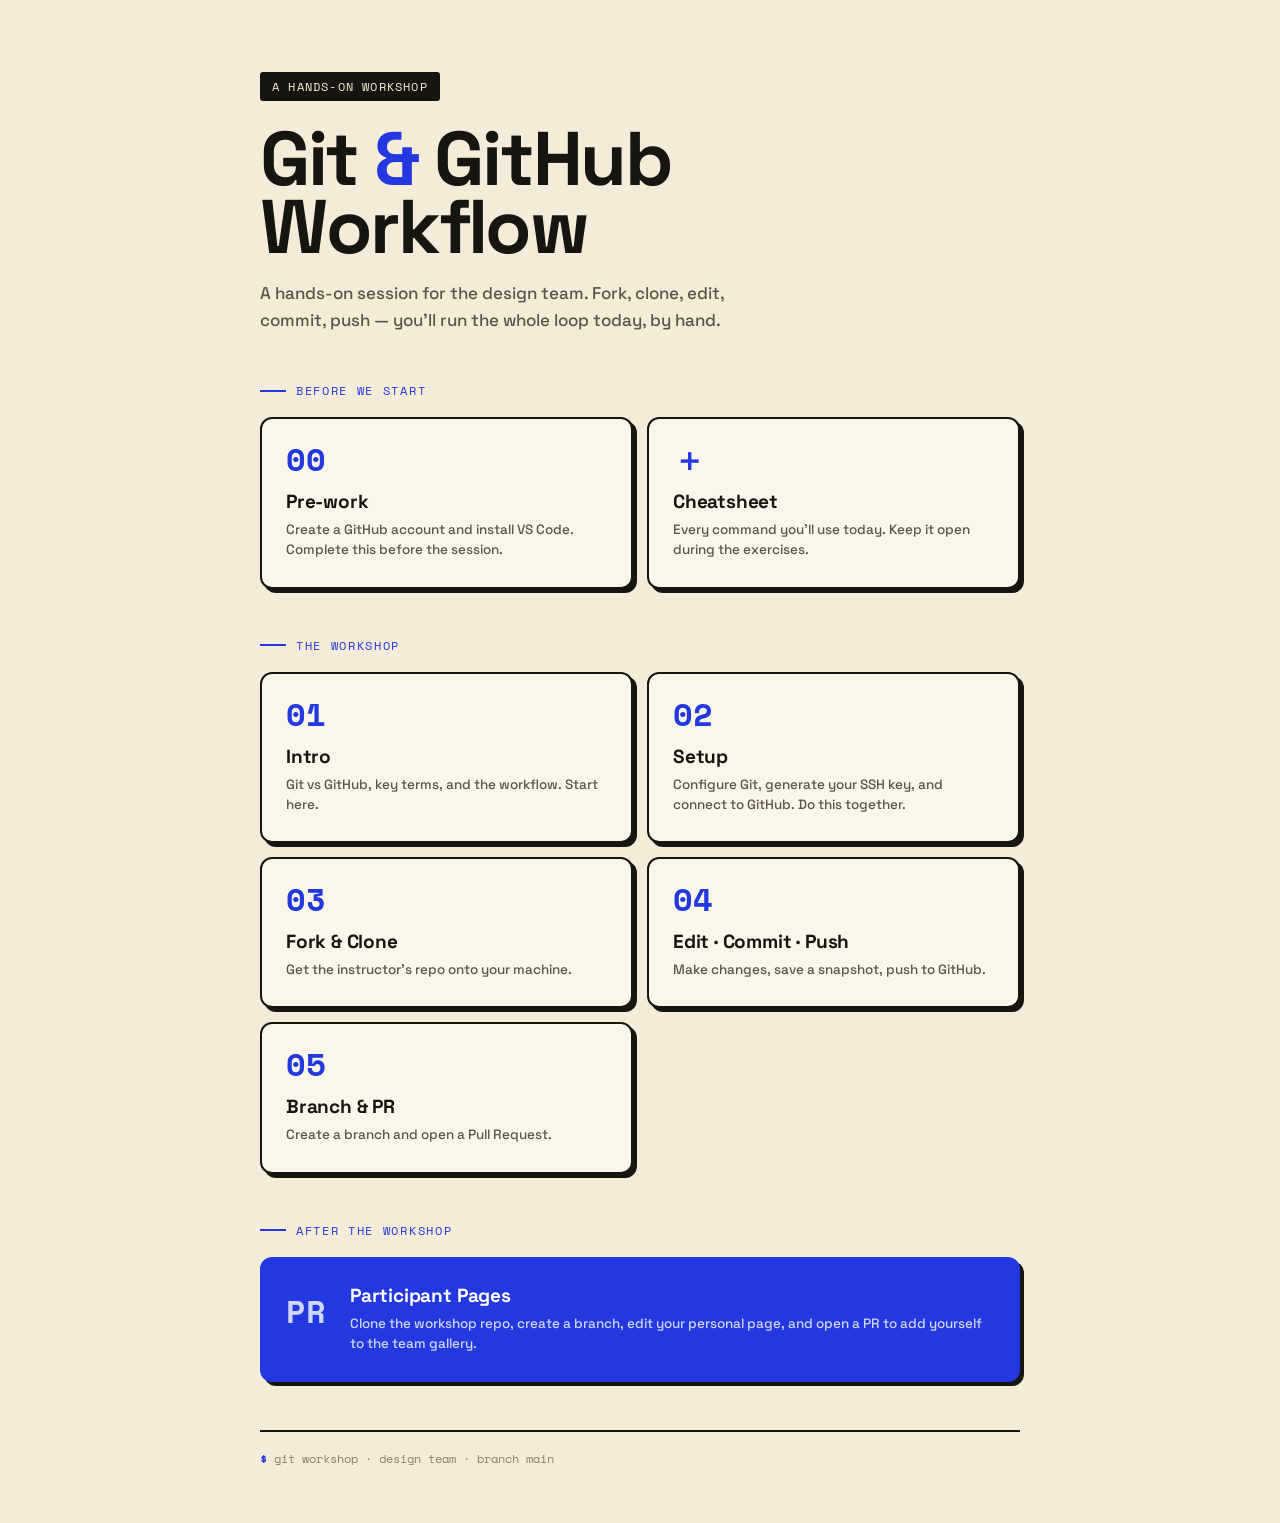
<file: index.html>
<!DOCTYPE html>
<html lang="en">
<head>
<meta charset="utf-8">
<meta name="viewport" content="width=device-width, initial-scale=1">
<title>Git & GitHub Workshop</title>
<link rel="preconnect" href="https://fonts.googleapis.com">
<link rel="preconnect" href="https://fonts.gstatic.com" crossorigin>
<link href="https://fonts.googleapis.com/css2?family=Space+Mono:wght@400;700&family=Space+Grotesk:wght@400;500;600;700&display=swap" rel="stylesheet">
<link rel="stylesheet" href="workshop.css">
<link rel="icon" type="image/svg+xml" href="favicon.svg">
<style>
.wrap{padding:72px 24px 56px}
h1{font-size:76px;line-height:.9;margin:24px 0 0}
.lead{max-width:480px}
</style>
</head>
<body>
<div class="wrap"><div class="shell">
<div class="kick">A hands-on workshop</div>
<h1>Git <mark>&</mark> GitHub<br>Workflow</h1>
<p class="lead">A hands-on session for the design team. Fork, clone, edit, commit, push — you'll run the whole loop today, by hand.</p>
<div class="sec">before we start</div>
<div class="cards">
<a class="card" href="prework.html"><div class="num">00</div><h2>Pre-work</h2><p>Create a GitHub account and install VS Code. Complete this before the session.</p></a>
<a class="card" href="cheatsheet.html"><div class="num">＋</div><h2>Cheatsheet</h2><p>Every command you'll use today. Keep it open during the exercises.</p></a>
</div>
<div class="sec">the workshop</div>
<div class="cards">
<a class="card" href="intro.html"><div class="num">01</div><h2>Intro</h2><p>Git vs GitHub, key terms, and the workflow. Start here.</p></a>
<a class="card" href="setup.html"><div class="num">02</div><h2>Setup</h2><p>Configure Git, generate your SSH key, and connect to GitHub. Do this together.</p></a>
<a class="card" href="ex1.html"><div class="num">03</div><h2>Fork & Clone</h2><p>Get the instructor's repo onto your machine.</p></a>
<a class="card" href="ex2.html"><div class="num">04</div><h2>Edit · Commit · Push</h2><p>Make changes, save a snapshot, push to GitHub.</p></a>
<a class="card" href="ex3.html"><div class="num">05</div><h2>Branch & PR</h2><p>Create a branch and open a Pull Request.</p></a>
</div>
<div class="sec">after the workshop</div>
<div class="cards">
<a class="card wide" href="participants/index.html"><div class="num">PR</div><div class="wide-body"><h2>Participant Pages</h2><p>Clone the workshop repo, create a branch, edit your personal page, and open a PR to add yourself to the team gallery.</p></div></a>
</div>
<div class="foot"><b>$</b> git workshop · design team · branch main</div>
</div></div>
</body>
</html>
</file>
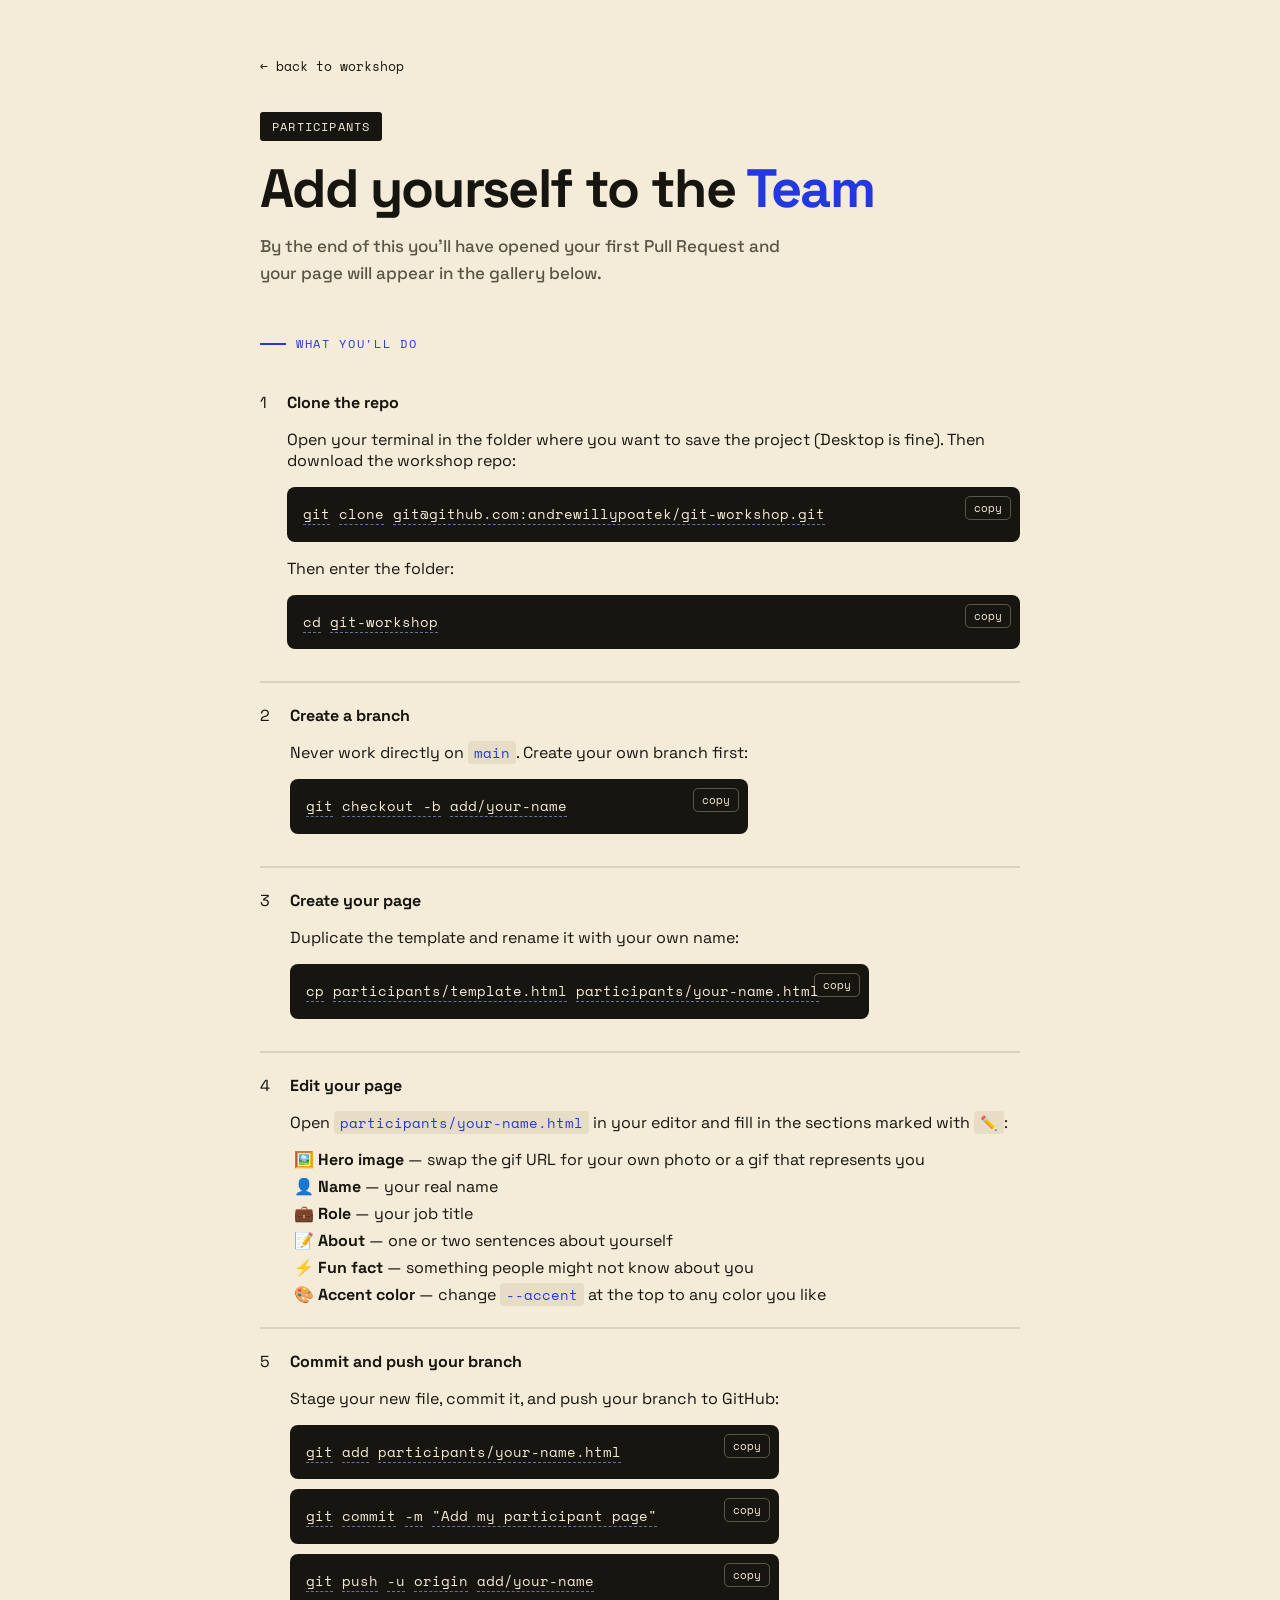
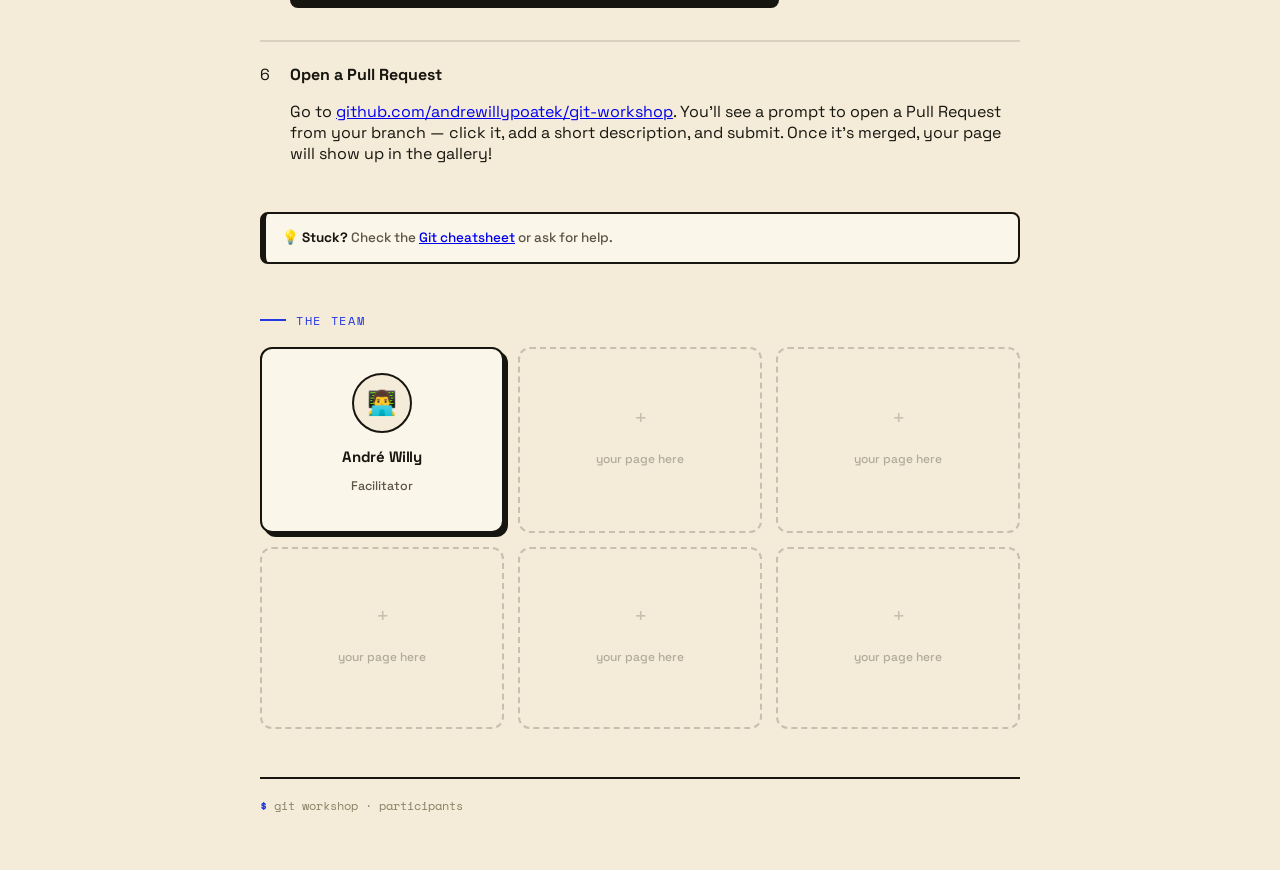
<file: participants/index.html>
<!DOCTYPE html>
<html lang="en">
<head>
<meta charset="utf-8">
<meta name="viewport" content="width=device-width, initial-scale=1">
<title>Participants — Git & GitHub Workshop</title>
<link rel="preconnect" href="https://fonts.googleapis.com">
<link rel="preconnect" href="https://fonts.gstatic.com" crossorigin>
<link href="https://fonts.googleapis.com/css2?family=Space+Mono:wght@400;700&family=Space+Grotesk:wght@400;500;600;700&display=swap" rel="stylesheet">
<link rel="stylesheet" href="../workshop.css">
<link rel="icon" type="image/svg+xml" href="../favicon.svg">
<style>
.grid{display:grid;grid-template-columns:repeat(auto-fill,minmax(200px,1fr));gap:14px}
.pcard{display:block;text-decoration:none;background:var(--card);border:2px solid var(--ink);border-radius:12px;padding:24px 20px;text-align:center;box-shadow:4px 4px 0 var(--ink);transition:transform .14s,box-shadow .14s;color:inherit}
.pcard:hover{transform:translate(-3px,-3px);box-shadow:8px 8px 0 var(--cobalt)}
.avatar{width:56px;height:56px;border-radius:50%;background:var(--cream);border:2px solid var(--ink);display:flex;align-items:center;justify-content:center;font-size:1.5rem;margin:0 auto 14px}
.pcard h2{font-size:15px;font-weight:700;margin:0 0 4px;letter-spacing:-.01em}
.pcard p{font-size:12.5px;color:var(--muted);font-weight:500}
.empty{background:var(--cream);border:2px dashed rgba(23,21,15,.2);border-radius:12px;padding:24px 20px;text-align:center;display:flex;flex-direction:column;align-items:center;justify-content:center;gap:6px;min-height:130px}
.empty .plus{font-family:'Space Mono',monospace;font-size:22px;color:rgba(23,21,15,.2)}
.empty p{font-size:12px;color:rgba(23,21,15,.3);font-weight:500}
</style>
</head>
<body>
<div class="wrap"><div class="shell">
<a class="back" href="../index.html">← back to workshop</a>
<div class="kick">participants</div>
<h1>Add yourself to the <mark>Team</mark></h1>
<p class="lead">By the end of this you'll have opened your first Pull Request and your page will appear in the gallery below.</p>

<div class="sec">what you'll do</div>
<div class="steps">
  <div class="step">
    <span>1</span>
    <div>
      <strong>Clone the repo</strong>
      <p>Open your terminal in the folder where you want to save the project (Desktop is fine). Then download the workshop repo:</p>
      <div class="code"><span class="tt" data-tip="the git command">git</span> <span class="tt" data-tip="download a remote repo to your computer">clone</span> <span class="tt" data-tip="the SSH address of the workshop repo on GitHub">git@github.com:andrewillypoatek/git-workshop.git</span><button class="copy-btn" onclick="copyCode(this)">copy</button></div>
      <p>Then enter the folder:</p>
      <div class="code"><span class="tt" data-tip="change directory — move into a folder">cd</span> <span class="tt" data-tip="the folder git clone just created">git-workshop</span><button class="copy-btn" onclick="copyCode(this)">copy</button></div>
    </div>
  </div>
  <div class="step">
    <span>2</span>
    <div>
      <strong>Create a branch</strong>
      <p>Never work directly on <span class="inline">main</span>. Create your own branch first:</p>
      <div class="code"><span class="tt" data-tip="the git command">git</span> <span class="tt" data-tip="switch branches — -b creates a new one">checkout -b</span> <span class="tt" data-tip="name your branch — replace 'your-name' with your actual name">add/your-name</span><button class="copy-btn" onclick="copyCode(this)">copy</button></div>
    </div>
  </div>
  <div class="step">
    <span>3</span>
    <div>
      <strong>Create your page</strong>
      <p>Duplicate the template and rename it with your own name:</p>
      <div class="code"><span class="tt" data-tip="copy a file">cp</span> <span class="tt" data-tip="the file you're copying from">participants/template.html</span> <span class="tt" data-tip="the new file — replace 'your-name' with your actual name">participants/your-name.html</span><button class="copy-btn" onclick="copyCode(this)">copy</button></div>
    </div>
  </div>
  <div class="step">
    <span>4</span>
    <div>
      <strong>Edit your page</strong>
      <p>Open <span class="inline">participants/your-name.html</span> in your editor and fill in the sections marked with <span class="inline">✏️</span>:</p>
      <ul style="margin:10px 0 0 4px;display:flex;flex-direction:column;gap:6px;list-style:none;padding:0">
        <li>🖼️ <strong>Hero image</strong> — swap the gif URL for your own photo or a gif that represents you</li>
        <li>👤 <strong>Name</strong> — your real name</li>
        <li>💼 <strong>Role</strong> — your job title</li>
        <li>📝 <strong>About</strong> — one or two sentences about yourself</li>
        <li>⚡ <strong>Fun fact</strong> — something people might not know about you</li>
        <li>🎨 <strong>Accent color</strong> — change <span class="inline">--accent</span> at the top to any color you like</li>
      </ul>
    </div>
  </div>
  <div class="step">
    <span>5</span>
    <div>
      <strong>Commit and push your branch</strong>
      <p>Stage your new file, commit it, and push your branch to GitHub:</p>
      <div class="code"><span class="tt" data-tip="the git command">git</span> <span class="tt" data-tip="stage a file — tell git to include it in the next commit">add</span> <span class="tt" data-tip="the file you just created">participants/your-name.html</span><button class="copy-btn" onclick="copyCode(this)">copy</button></div>
      <div class="code"><span class="tt" data-tip="the git command">git</span> <span class="tt" data-tip="save a snapshot of your staged changes">commit</span> <span class="tt" data-tip="-m lets you write the message inline">-m</span> <span class="tt" data-tip="a short description of what you did">"Add my participant page"</span><button class="copy-btn" onclick="copyCode(this)">copy</button></div>
      <div class="code"><span class="tt" data-tip="the git command">git</span> <span class="tt" data-tip="upload your commits to GitHub">push</span> <span class="tt" data-tip="flag: link this local branch to the remote — only needed the first time">-u</span> <span class="tt" data-tip="the shared repo on GitHub">origin</span> <span class="tt" data-tip="your branch name">add/your-name</span><button class="copy-btn" onclick="copyCode(this)">copy</button></div>
    </div>
  </div>
  <div class="step">
    <span>6</span>
    <div>
      <strong>Open a Pull Request</strong>
      <p>Go to <a href="https://github.com/andrewillypoatek/git-workshop" target="_blank">github.com/andrewillypoatek/git-workshop</a>. You'll see a prompt to open a Pull Request from your branch — click it, add a short description, and submit. Once it's merged, your page will show up in the gallery!</p>
    </div>
  </div>
</div>

<div class="note">💡 <strong>Stuck?</strong> Check the <a href="../cheatsheet.html">Git cheatsheet</a> or ask for help.</div>

<div class="sec" style="margin-top:48px">the team</div>
<div class="grid">

  <!-- André's page — instructor example -->
  <a class="pcard" href="andre.html">
    <div class="avatar">👨‍💻</div>
    <h2>André Willy</h2>
    <p>Facilitator</p>
  </a>

  <!-- Empty slots — participants fill these via PR -->
  <div class="empty"><span class="plus">+</span><p>your page here</p></div>
  <div class="empty"><span class="plus">+</span><p>your page here</p></div>
  <div class="empty"><span class="plus">+</span><p>your page here</p></div>
  <div class="empty"><span class="plus">+</span><p>your page here</p></div>
  <div class="empty"><span class="plus">+</span><p>your page here</p></div>

</div>
<div class="foot"><b>$</b> git workshop · participants</div>
</div></div>

<script>
function copyCode(btn) {
  const text = btn.parentElement.childNodes[0].textContent.trim();
  navigator.clipboard.writeText(text).then(() => {
    btn.textContent = 'copied!';
    setTimeout(() => btn.textContent = 'copy', 1800);
  });
}
</script>
</body>
</html>
</file>
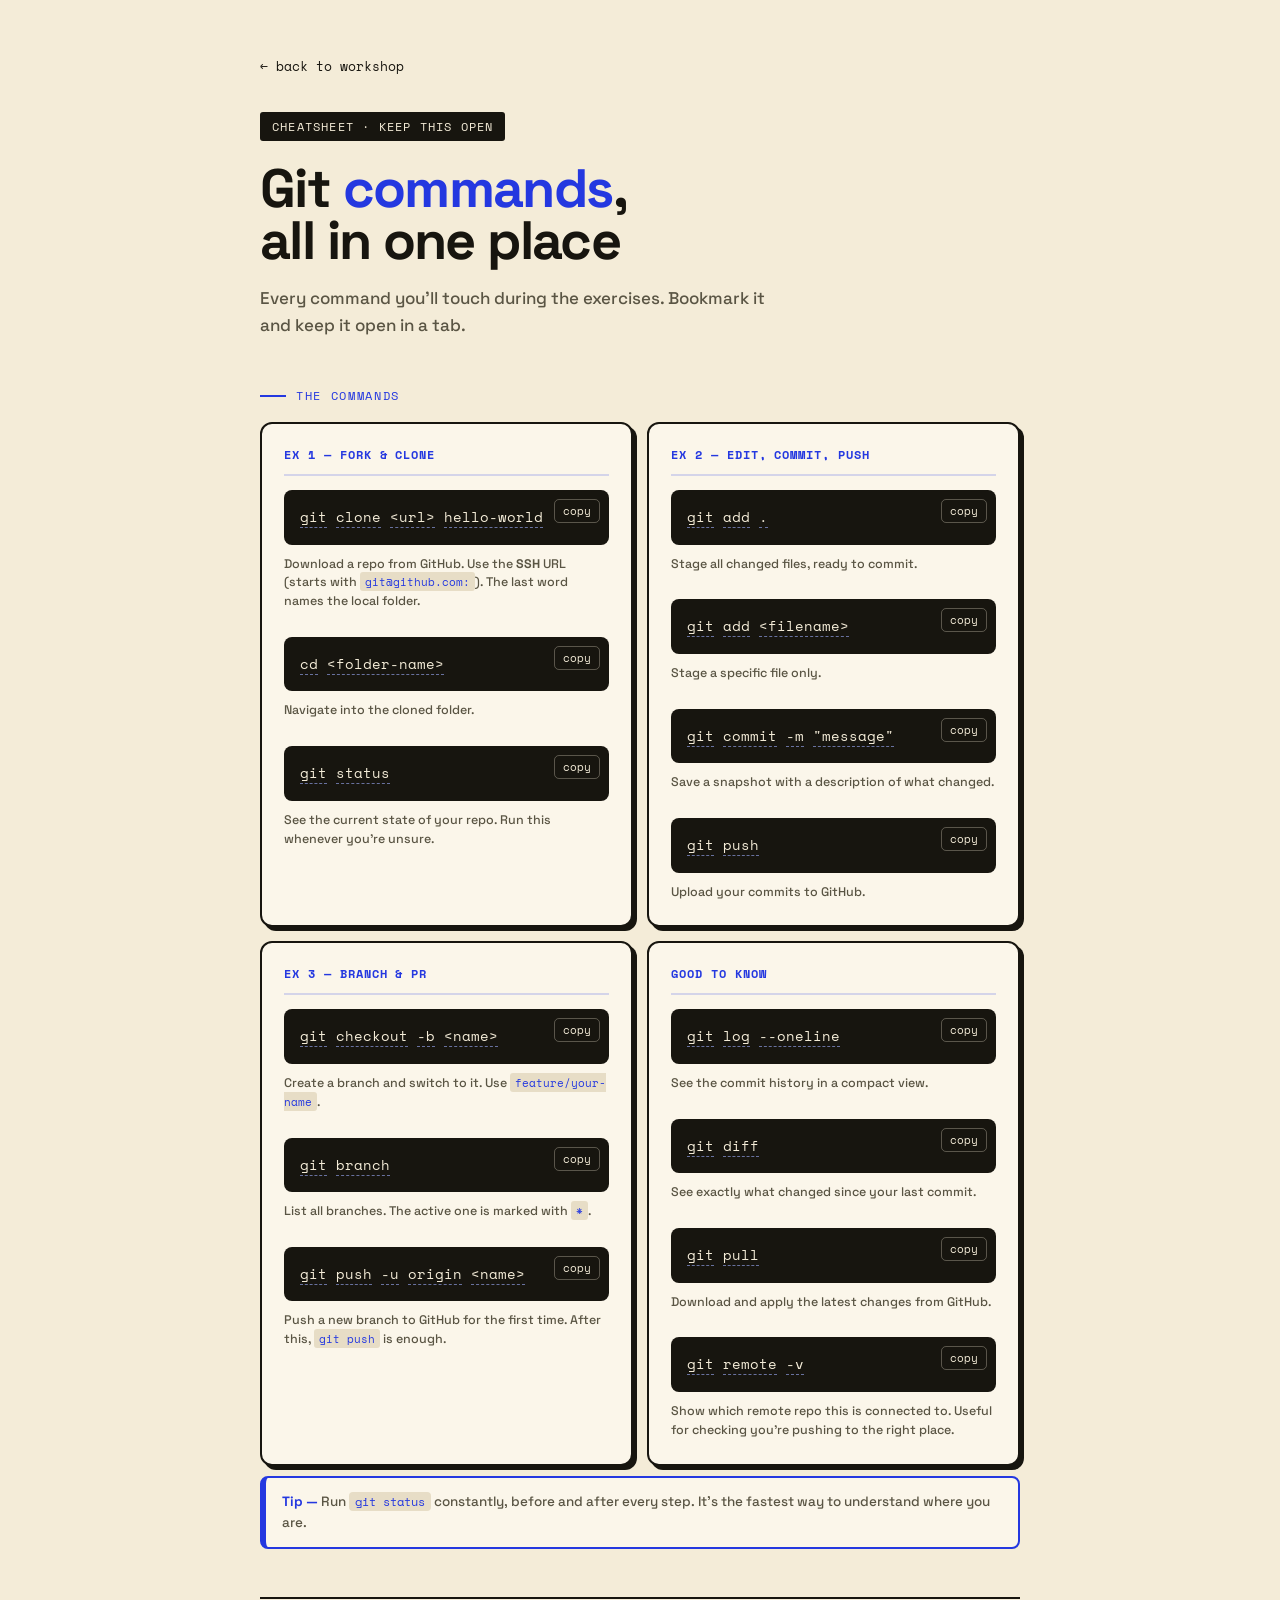
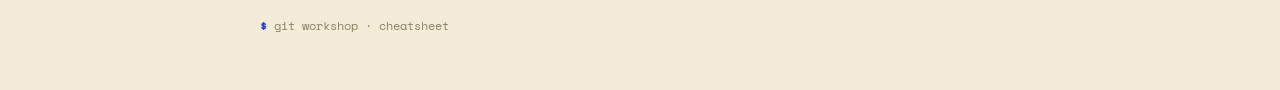
<file: cheatsheet.html>
<!DOCTYPE html>
<html lang="en">
<head>
<meta charset="utf-8">
<meta name="viewport" content="width=device-width, initial-scale=1">
<title>Cheatsheet — Git & GitHub Workshop</title>
<link rel="preconnect" href="https://fonts.googleapis.com">
<link rel="preconnect" href="https://fonts.gstatic.com" crossorigin>
<link href="https://fonts.googleapis.com/css2?family=Space+Mono:wght@400;700&family=Space+Grotesk:wght@400;500;600;700&display=swap" rel="stylesheet">
<link rel="stylesheet" href="workshop.css">
<link rel="icon" type="image/svg+xml" href="favicon.svg">
<style>
.ccards{display:grid;grid-template-columns:1fr 1fr;gap:14px}
.ccard{background:#FBF6EA;border:2px solid #17150F;border-radius:12px;padding:22px 22px 8px;box-shadow:4px 4px 0 #17150F}
.ch{font-family:'Space Mono',monospace;font-size:12px;font-weight:700;letter-spacing:.08em;text-transform:uppercase;color:#2438E0;margin-bottom:14px;padding-bottom:11px;border-bottom:2px solid rgba(36,56,224,.18)}
.cmd{padding:0 0 16px}
.cmd p{font-size:12.5px;color:#5a5544;line-height:1.5;margin:4px 0 0;font-weight:500}
.cmd p code{font-family:'Space Mono',monospace;font-size:.9em;background:#e7ddc6;color:#2438E0;border-radius:3px;padding:1px 5px}
@media(max-width:620px){.ccards{grid-template-columns:1fr}}
</style>
</head>
<body>
<div class="wrap"><div class="shell">
<a class="back" href="index.html">← back to workshop</a>
<div class="kick">cheatsheet · keep this open</div>
<h1>Git <mark>commands</mark>,<br>all in one place</h1>
<p class="lead">Every command you'll touch during the exercises. Bookmark it and keep it open in a tab.</p>
<div class="sec">the commands</div>
<div class="ccards">

<div class="ccard"><div class="ch">Ex 1 — Fork & Clone</div>
  <div class="cmd">
    <div class="code"><span class="tt" data-tip="the git program">git</span> <span class="tt" data-tip="download a remote repo to your computer">clone</span> <span class="tt" data-tip="SSH URL of the repo — starts with git@github.com:">&lt;url&gt;</span> <span class="tt" data-tip="optional: custom name for the local folder">hello-world</span><button class="copy-btn" onclick="copyCode(this)">copy</button></div>
    <p>Download a repo from GitHub. Use the <strong>SSH</strong> URL (starts with <code>git@github.com:</code>). The last word names the local folder.</p>
  </div>
  <div class="cmd">
    <div class="code"><span class="tt" data-tip="change directory — navigate into a folder">cd</span> <span class="tt" data-tip="the folder you want to enter">&lt;folder-name&gt;</span><button class="copy-btn" onclick="copyCode(this)">copy</button></div>
    <p>Navigate into the cloned folder.</p>
  </div>
  <div class="cmd">
    <div class="code"><span class="tt" data-tip="the git program">git</span> <span class="tt" data-tip="show what's changed since the last commit">status</span><button class="copy-btn" onclick="copyCode(this)">copy</button></div>
    <p>See the current state of your repo. Run this whenever you're unsure.</p>
  </div>
</div>

<div class="ccard"><div class="ch">Ex 2 — Edit, Commit, Push</div>
  <div class="cmd">
    <div class="code"><span class="tt" data-tip="the git program">git</span> <span class="tt" data-tip="stage files — prepare them for a commit">add</span> <span class="tt" data-tip="shorthand for 'all changed files in this folder'">.</span><button class="copy-btn" onclick="copyCode(this)">copy</button></div>
    <p>Stage all changed files, ready to commit.</p>
  </div>
  <div class="cmd">
    <div class="code"><span class="tt" data-tip="the git program">git</span> <span class="tt" data-tip="stage files — prepare them for a commit">add</span> <span class="tt" data-tip="stage just this specific file">&lt;filename&gt;</span><button class="copy-btn" onclick="copyCode(this)">copy</button></div>
    <p>Stage a specific file only.</p>
  </div>
  <div class="cmd">
    <div class="code"><span class="tt" data-tip="the git program">git</span> <span class="tt" data-tip="save a snapshot of your staged changes">commit</span> <span class="tt" data-tip="flag: write the commit message inline">-m</span> <span class="tt" data-tip="describe what changed — be specific">"message"</span><button class="copy-btn" onclick="copyCode(this)">copy</button></div>
    <p>Save a snapshot with a description of what changed.</p>
  </div>
  <div class="cmd">
    <div class="code"><span class="tt" data-tip="the git program">git</span> <span class="tt" data-tip="upload your local commits to GitHub">push</span><button class="copy-btn" onclick="copyCode(this)">copy</button></div>
    <p>Upload your commits to GitHub.</p>
  </div>
</div>

<div class="ccard"><div class="ch">Ex 3 — Branch & PR</div>
  <div class="cmd">
    <div class="code"><span class="tt" data-tip="the git program">git</span> <span class="tt" data-tip="switch to a different branch">checkout</span> <span class="tt" data-tip="flag: create the branch if it doesn't exist">-b</span> <span class="tt" data-tip="name for the new branch — e.g. feature/your-name">&lt;name&gt;</span><button class="copy-btn" onclick="copyCode(this)">copy</button></div>
    <p>Create a branch and switch to it. Use <code>feature/your-name</code>.</p>
  </div>
  <div class="cmd">
    <div class="code"><span class="tt" data-tip="the git program">git</span> <span class="tt" data-tip="list all branches — active one marked with *">branch</span><button class="copy-btn" onclick="copyCode(this)">copy</button></div>
    <p>List all branches. The active one is marked with <code>*</code>.</p>
  </div>
  <div class="cmd">
    <div class="code"><span class="tt" data-tip="the git program">git</span> <span class="tt" data-tip="upload your commits to GitHub">push</span> <span class="tt" data-tip="flag: link this local branch to the remote — only needed the first time">-u</span> <span class="tt" data-tip="the remote repo on GitHub">origin</span> <span class="tt" data-tip="the branch to push">&lt;name&gt;</span><button class="copy-btn" onclick="copyCode(this)">copy</button></div>
    <p>Push a new branch to GitHub for the first time. After this, <code>git push</code> is enough.</p>
  </div>
</div>

<div class="ccard"><div class="ch">Good to know</div>
  <div class="cmd">
    <div class="code"><span class="tt" data-tip="the git program">git</span> <span class="tt" data-tip="show the commit history">log</span> <span class="tt" data-tip="compact view: one line per commit">--oneline</span><button class="copy-btn" onclick="copyCode(this)">copy</button></div>
    <p>See the commit history in a compact view.</p>
  </div>
  <div class="cmd">
    <div class="code"><span class="tt" data-tip="the git program">git</span> <span class="tt" data-tip="show exactly what changed since your last commit">diff</span><button class="copy-btn" onclick="copyCode(this)">copy</button></div>
    <p>See exactly what changed since your last commit.</p>
  </div>
  <div class="cmd">
    <div class="code"><span class="tt" data-tip="the git program">git</span> <span class="tt" data-tip="download and apply the latest changes from GitHub">pull</span><button class="copy-btn" onclick="copyCode(this)">copy</button></div>
    <p>Download and apply the latest changes from GitHub.</p>
  </div>
  <div class="cmd">
    <div class="code"><span class="tt" data-tip="the git program">git</span> <span class="tt" data-tip="manage remote connections">remote</span> <span class="tt" data-tip="flag: show the full URLs">-v</span><button class="copy-btn" onclick="copyCode(this)">copy</button></div>
    <p>Show which remote repo this is connected to. Useful for checking you're pushing to the right place.</p>
  </div>
</div>

</div>
<div class="note ok"><strong>Tip —</strong> Run <span class="inline">git status</span> constantly, before and after every step. It's the fastest way to understand where you are.</div>
<div class="foot"><b>$</b> git workshop · cheatsheet</div>
</div></div>

<script>
function copyCode(btn) {
  const text = btn.parentElement.childNodes[0].textContent.trim();
  navigator.clipboard.writeText(text).then(() => {
    btn.textContent = 'copied!';
    setTimeout(() => btn.textContent = 'copy', 1800);
  });
}
</script>
</body>
</html>
</file>
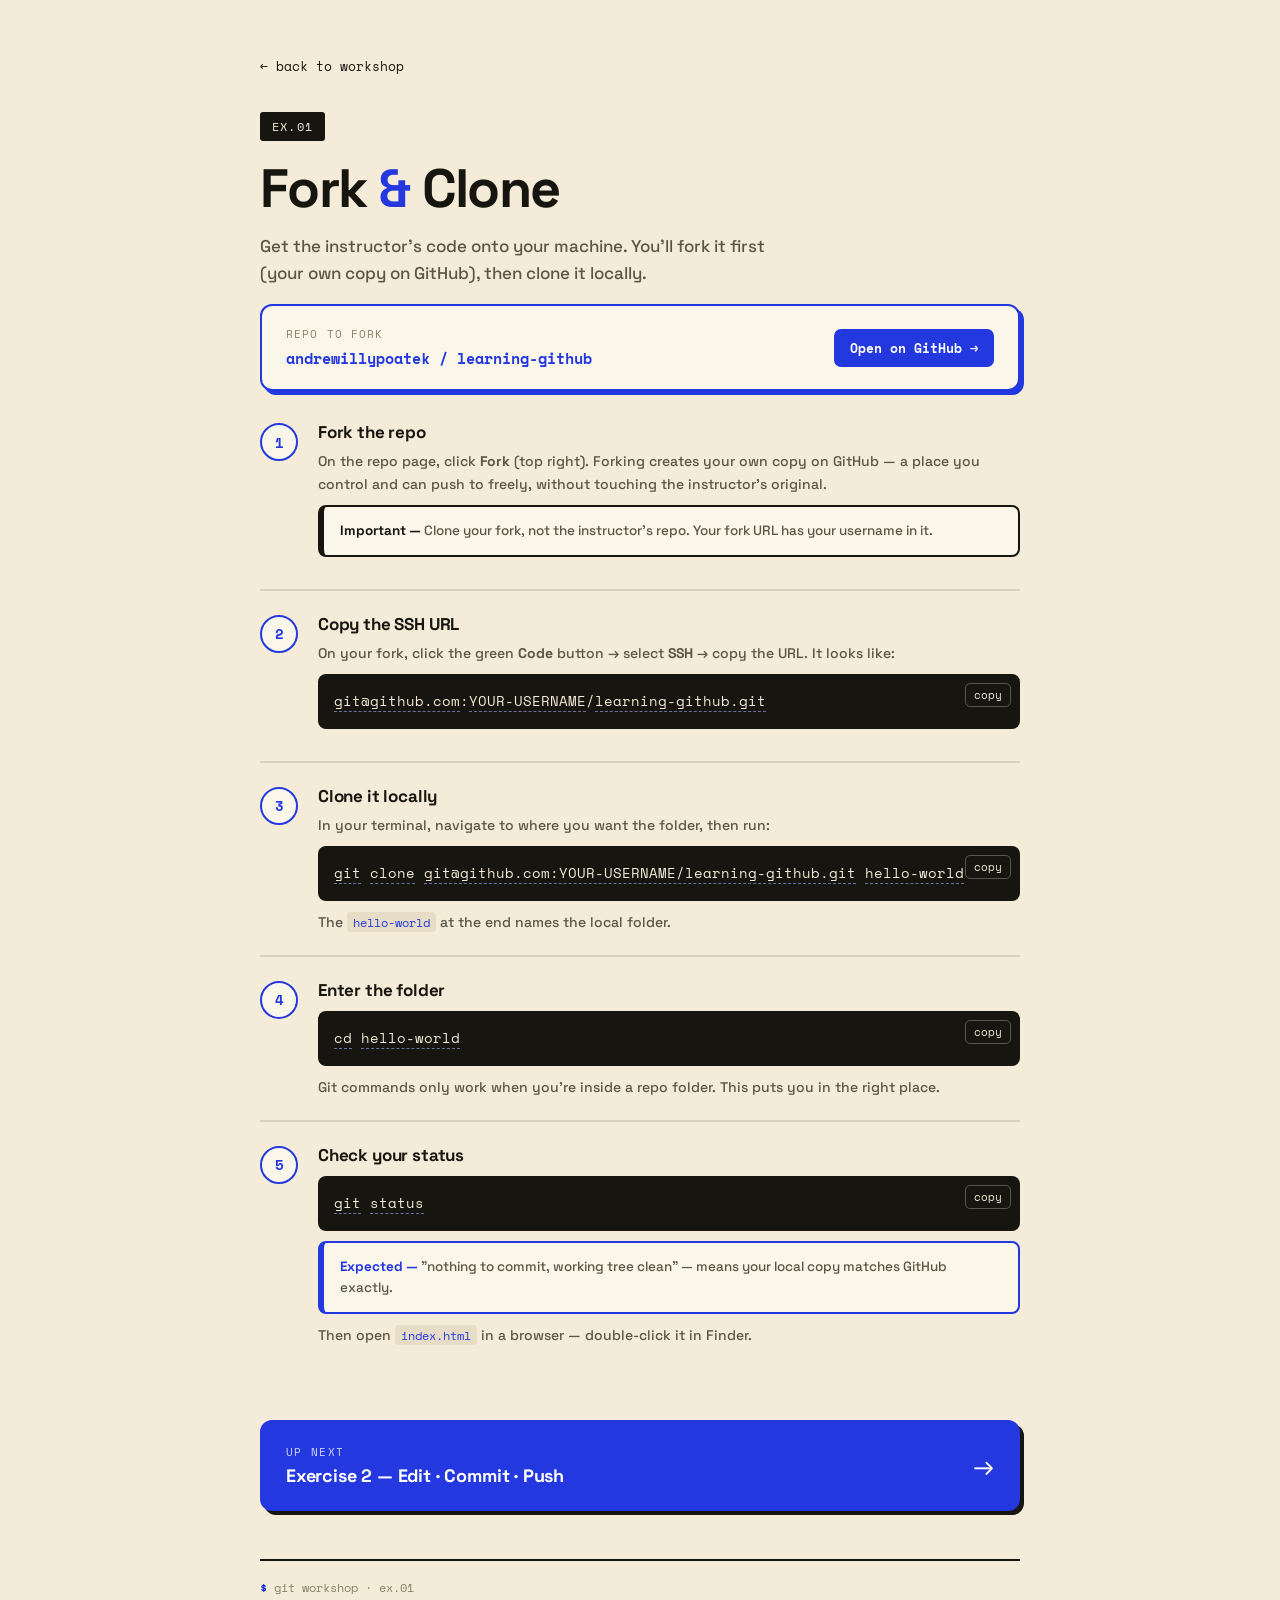
<file: ex1.html>
<!DOCTYPE html>
<html lang="en">
<head>
<meta charset="utf-8">
<meta name="viewport" content="width=device-width, initial-scale=1">
<title>Ex 1 — Fork & Clone</title>
<link rel="preconnect" href="https://fonts.googleapis.com">
<link rel="preconnect" href="https://fonts.gstatic.com" crossorigin>
<link href="https://fonts.googleapis.com/css2?family=Space+Mono:wght@400;700&family=Space+Grotesk:wght@400;500;600;700&display=swap" rel="stylesheet">
<link rel="stylesheet" href="workshop.css">
<link rel="icon" type="image/svg+xml" href="favicon.svg">
<style>
.repo-box{background:#FBF6EA;border:2px solid #2438E0;border-radius:12px;box-shadow:4px 4px 0 #2438E0;padding:20px 24px;margin:8px 0 8px;display:flex;align-items:center;justify-content:space-between;gap:16px;flex-wrap:wrap}
.repo-label{font-family:'Space Mono',monospace;font-size:11px;letter-spacing:.1em;text-transform:uppercase;color:#8a8266;margin-bottom:5px}
.repo-name{font-family:'Space Mono',monospace;font-size:15px;color:#2438E0;font-weight:700}
.repo-box a{display:inline-block;background:#2438E0;color:#fff;font-family:'Space Mono',monospace;font-size:13px;font-weight:700;padding:9px 16px;border-radius:7px;text-decoration:none;white-space:nowrap}
.repo-box a:hover{background:#17150F}
</style>
</head>
<body>
<div class="wrap"><div class="shell">
<a class="back" href="index.html">← back to workshop</a>
<div class="kick">ex.01</div>
<h1>Fork <mark>&</mark> Clone</h1>
<p class="lead">Get the instructor's code onto your machine. You'll fork it first (your own copy on GitHub), then clone it locally.</p>
<div class="repo-box"><div><div class="repo-label">Repo to fork</div><div class="repo-name">andrewillypoatek / learning-github</div></div><a href="https://github.com/andrewillypoatek/learning-github" target="_blank">Open on GitHub →</a></div>
<div class="steps">
<div class="step"><div class="step-num">1</div><div class="step-body"><h2>Fork the repo</h2><p>On the repo page, click <strong>Fork</strong> (top right). Forking creates your own copy on GitHub — a place you control and can push to freely, without touching the instructor's original.</p><div class="note"><strong>Important —</strong> Clone your fork, not the instructor's repo. Your fork URL has your username in it.</div></div></div>
<div class="step"><div class="step-num">2</div><div class="step-body"><h2>Copy the SSH URL</h2><p>On your fork, click the green <strong>Code</strong> button → select <strong>SSH</strong> → copy the URL. It looks like:</p><div class="code"><span class="tt" data-tip="SSH protocol — authenticates with your SSH key">git@github.com</span>:<span class="tt" data-tip="your GitHub username">YOUR-USERNAME</span>/<span class="tt" data-tip="the repo name">learning-github.git</span></div></div></div>
<div class="step"><div class="step-num">3</div><div class="step-body"><h2>Clone it locally</h2><p>In your terminal, navigate to where you want the folder, then run:</p><div class="code"><span class="tt" data-tip="the git program">git</span> <span class="tt" data-tip="download a remote repo to your machine">clone</span> <span class="tt" data-tip="SSH URL of your fork">git@github.com:YOUR-USERNAME/learning-github.git</span> <span class="tt" data-tip="optional: custom name for the local folder">hello-world</span></div><p>The <span class="inline">hello-world</span> at the end names the local folder.</p></div></div>
<div class="step"><div class="step-num">4</div><div class="step-body"><h2>Enter the folder</h2><div class="code"><span class="tt" data-tip="change directory — navigate into a folder">cd</span> <span class="tt" data-tip="the folder we just cloned">hello-world</span></div><p>Git commands only work when you're inside a repo folder. This puts you in the right place.</p></div></div>
<div class="step"><div class="step-num">5</div><div class="step-body"><h2>Check your status</h2><div class="code"><span class="tt" data-tip="the git program">git</span> <span class="tt" data-tip="show what's changed since the last commit">status</span></div><div class="note ok"><strong>Expected —</strong> "nothing to commit, working tree clean" — means your local copy matches GitHub exactly.</div><p>Then open <span class="inline">index.html</span> in a browser — double-click it in Finder.</p></div></div>
</div>
<a class="next" href="ex2.html"><div><div class="nx-label">up next</div><h3>Exercise 2 — Edit · Commit · Push</h3></div><span class="nx-arrow">→</span></a>
<div class="foot"><b>$</b> git workshop · ex.01</div>
</div></div>
<script>
document.addEventListener('DOMContentLoaded', function() {
  document.querySelectorAll('.code').forEach(function(block) {
    if (block.querySelector('.copy-btn')) return;
    var cmd = block.innerText.trim();
    var btn = document.createElement('button');
    btn.className = 'copy-btn';
    btn.textContent = 'copy';
    btn.addEventListener('click', function() {
      navigator.clipboard && navigator.clipboard.writeText(cmd);
      btn.textContent = 'copied!';
      setTimeout(function() { btn.textContent = 'copy'; }, 1500);
    });
    block.appendChild(btn);
  });
});
</script>
</body>
</html>
</file>
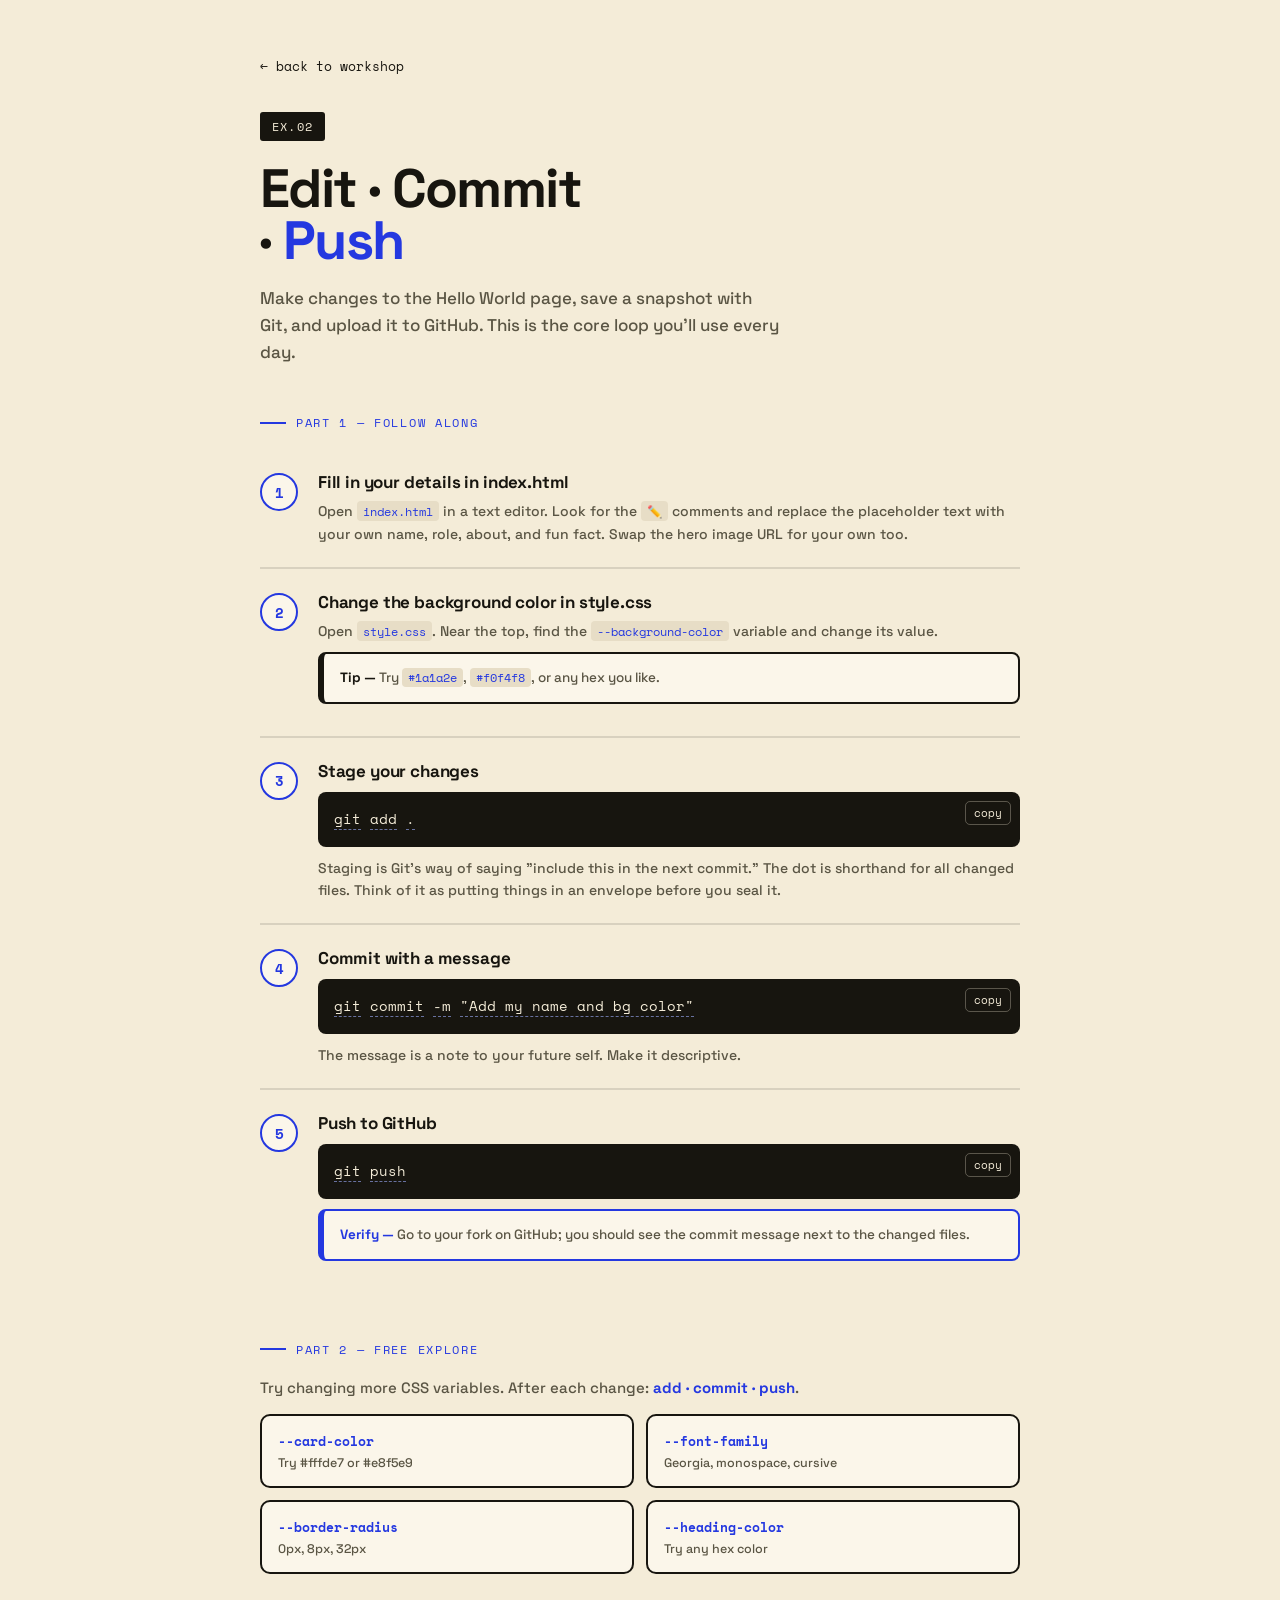
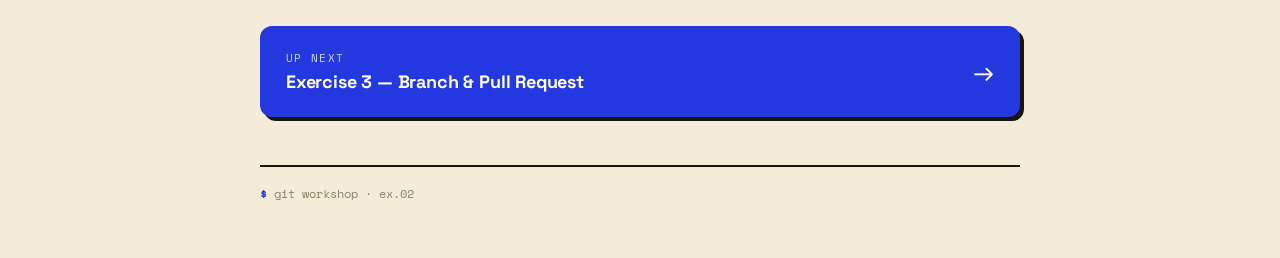
<file: ex2.html>
<!DOCTYPE html>
<html lang="en">
<head>
<meta charset="utf-8">
<meta name="viewport" content="width=device-width, initial-scale=1">
<title>Ex 2 — Edit · Commit · Push</title>
<link rel="preconnect" href="https://fonts.googleapis.com">
<link rel="preconnect" href="https://fonts.gstatic.com" crossorigin>
<link href="https://fonts.googleapis.com/css2?family=Space+Mono:wght@400;700&family=Space+Grotesk:wght@400;500;600;700&display=swap" rel="stylesheet">
<link rel="stylesheet" href="workshop.css">
<link rel="icon" type="image/svg+xml" href="favicon.svg">
<style>
.explore{display:grid;grid-template-columns:1fr 1fr;gap:12px;margin-top:6px}
.exitem{background:#FBF6EA;border:2px solid #17150F;border-radius:10px;padding:15px 16px}
.exvar{font-family:'Space Mono',monospace;font-size:13px;font-weight:700;color:#2438E0;margin-bottom:4px}
.exhint{font-size:12.5px;color:#5a5544;font-weight:500}
</style>
</head>
<body>
<div class="wrap"><div class="shell">
<a class="back" href="index.html">← back to workshop</a>
<div class="kick">ex.02</div>
<h1>Edit · Commit<br>· <mark>Push</mark></h1>
<p class="lead">Make changes to the Hello World page, save a snapshot with Git, and upload it to GitHub. This is the core loop you'll use every day.</p>
<div class="sec">part 1 — follow along</div>
<div class="steps">
<div class="step"><div class="step-num">1</div><div class="step-body"><h2>Fill in your details in index.html</h2><p>Open <span class="inline">index.html</span> in a text editor. Look for the <span class="inline">✏️</span> comments and replace the placeholder text with your own name, role, about, and fun fact. Swap the hero image URL for your own too.</p></div></div>
<div class="step"><div class="step-num">2</div><div class="step-body"><h2>Change the background color in style.css</h2><p>Open <span class="inline">style.css</span>. Near the top, find the <span class="inline">--background-color</span> variable and change its value.</p><div class="note"><strong>Tip —</strong> Try <span class="inline">#1a1a2e</span>, <span class="inline">#f0f4f8</span>, or any hex you like.</div></div></div>
<div class="step"><div class="step-num">3</div><div class="step-body"><h2>Stage your changes</h2><div class="code"><span class="tt" data-tip="the git program">git</span> <span class="tt" data-tip="move files into the staging area — the list of what will be included in the next commit">add</span> <span class="tt" data-tip="shorthand for 'all changed files in this folder'">.</span></div><p>Staging is Git's way of saying "include this in the next commit." The dot is shorthand for all changed files. Think of it as putting things in an envelope before you seal it.</p></div></div>
<div class="step"><div class="step-num">4</div><div class="step-body"><h2>Commit with a message</h2><div class="code"><span class="tt" data-tip="the git program">git</span> <span class="tt" data-tip="save a snapshot of staged changes">commit</span> <span class="tt" data-tip="flag: attach a message">-m</span> <span class="tt" data-tip="describe what changed — be specific">"Add my name and bg color"</span></div><p>The message is a note to your future self. Make it descriptive.</p></div></div>
<div class="step"><div class="step-num">5</div><div class="step-body"><h2>Push to GitHub</h2><div class="code"><span class="tt" data-tip="the git program">git</span> <span class="tt" data-tip="upload your local commits to GitHub">push</span></div><div class="note ok"><strong>Verify —</strong> Go to your fork on GitHub; you should see the commit message next to the changed files.</div></div></div>
</div>
<div class="sec">part 2 — free explore</div>
<p class="p">Try changing more CSS variables. After each change: <strong style="color:#2438E0">add · commit · push</strong>.</p>
<div class="explore">
<div class="exitem"><div class="exvar">--card-color</div><div class="exhint">Try #fffde7 or #e8f5e9</div></div>
<div class="exitem"><div class="exvar">--font-family</div><div class="exhint">Georgia, monospace, cursive</div></div>
<div class="exitem"><div class="exvar">--border-radius</div><div class="exhint">0px, 8px, 32px</div></div>
<div class="exitem"><div class="exvar">--heading-color</div><div class="exhint">Try any hex color</div></div>
</div>
<a class="next" href="ex3.html"><div><div class="nx-label">up next</div><h3>Exercise 3 — Branch & Pull Request</h3></div><span class="nx-arrow">→</span></a>
<div class="foot"><b>$</b> git workshop · ex.02</div>
</div></div>
<script>
document.addEventListener('DOMContentLoaded', function() {
  document.querySelectorAll('.code').forEach(function(block) {
    if (block.querySelector('.copy-btn')) return;
    var cmd = block.innerText.trim();
    var btn = document.createElement('button');
    btn.className = 'copy-btn';
    btn.textContent = 'copy';
    btn.addEventListener('click', function() {
      navigator.clipboard && navigator.clipboard.writeText(cmd);
      btn.textContent = 'copied!';
      setTimeout(function() { btn.textContent = 'copy'; }, 1500);
    });
    block.appendChild(btn);
  });
});
</script>
</body>
</html>
</file>
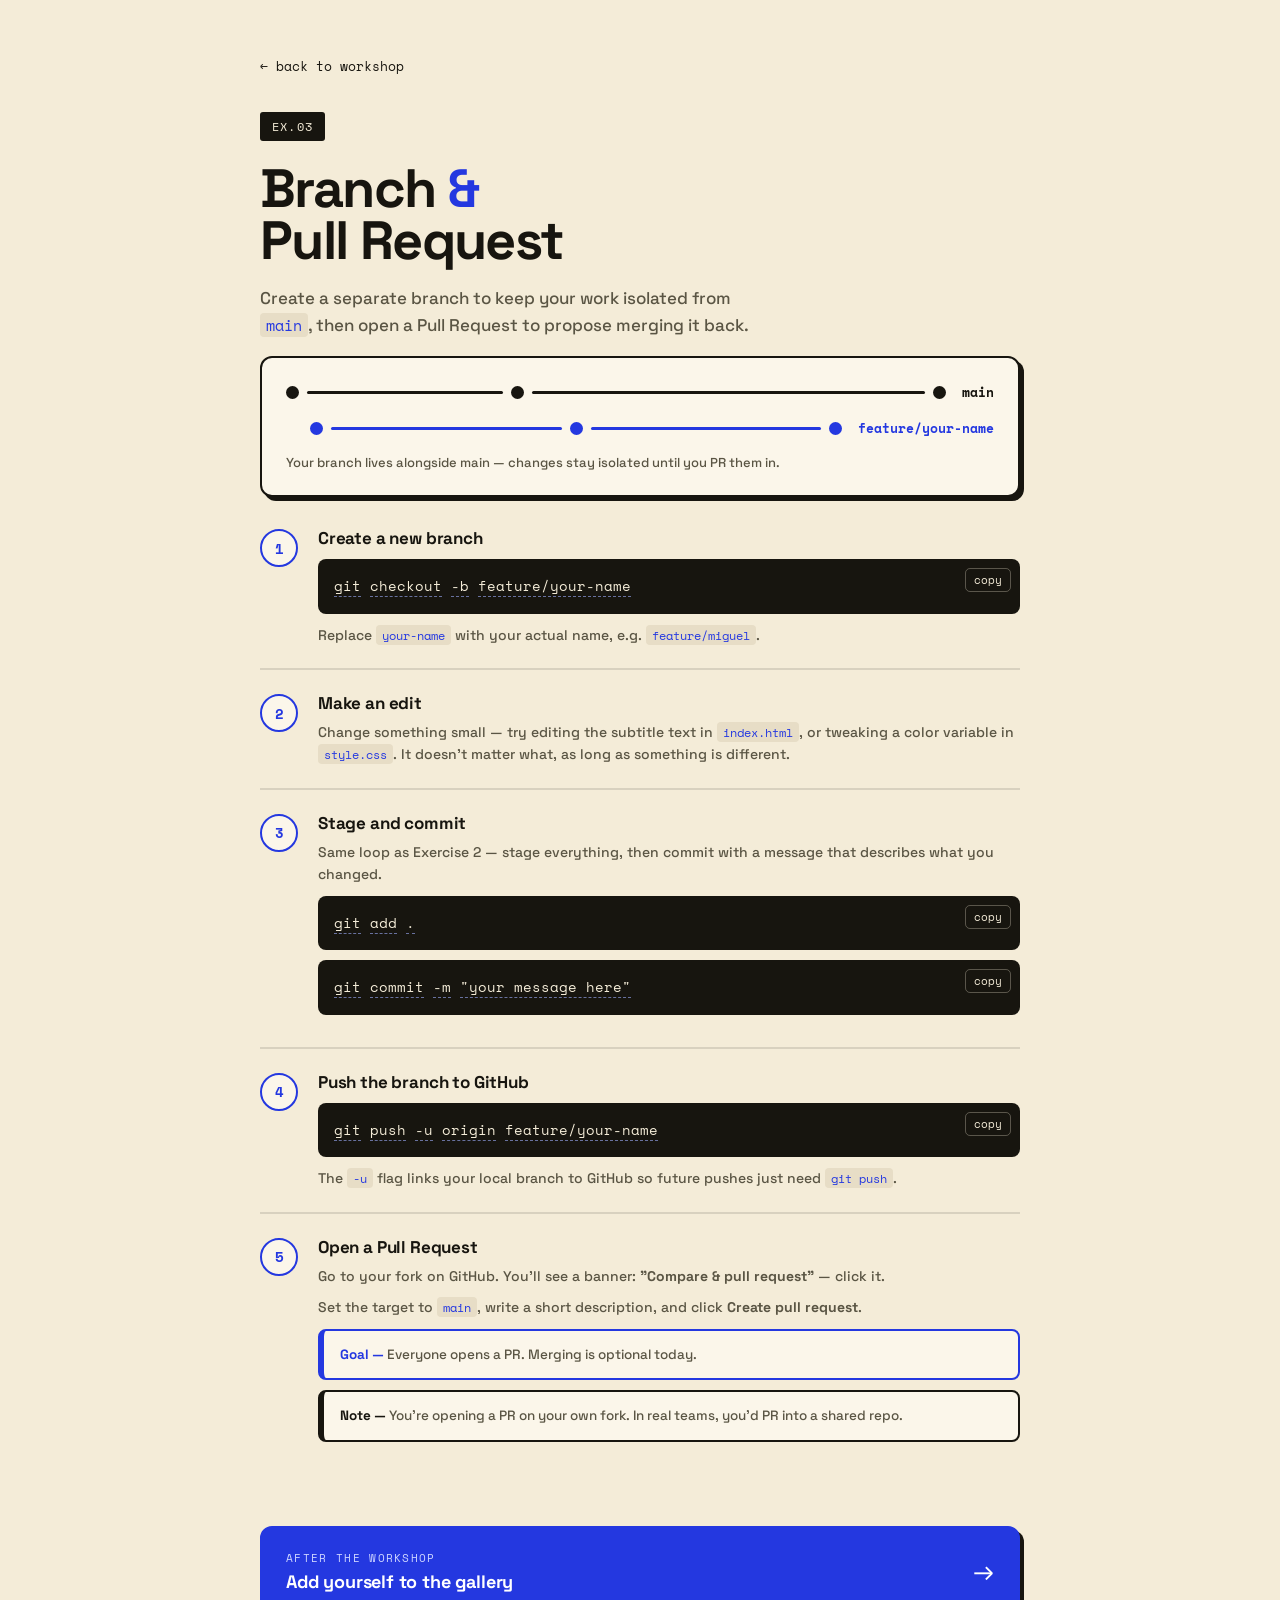
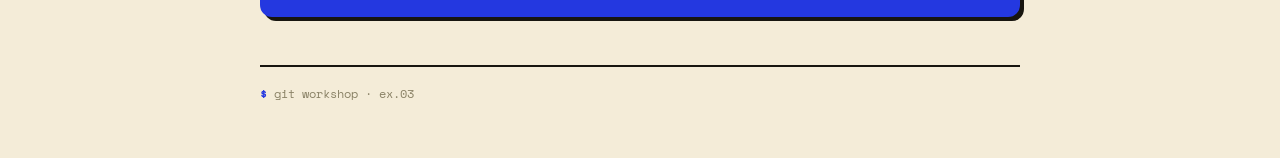
<file: ex3.html>
<!DOCTYPE html>
<html lang="en">
<head>
<meta charset="utf-8">
<meta name="viewport" content="width=device-width, initial-scale=1">
<title>Ex 3 — Branch & PR</title>
<link rel="preconnect" href="https://fonts.googleapis.com">
<link rel="preconnect" href="https://fonts.gstatic.com" crossorigin>
<link href="https://fonts.googleapis.com/css2?family=Space+Mono:wght@400;700&family=Space+Grotesk:wght@400;500;600;700&display=swap" rel="stylesheet">
<link rel="stylesheet" href="workshop.css">
<link rel="icon" type="image/svg+xml" href="favicon.svg">
<style>
.diagram{background:#FBF6EA;border:2px solid #17150F;border-radius:12px;box-shadow:4px 4px 0 #17150F;padding:24px;margin:8px 0 8px}
.brow{display:flex;align-items:center;gap:8px;margin-bottom:16px}
.brow:last-of-type{margin-bottom:0}
.dot{width:13px;height:13px;border-radius:50%;flex-shrink:0}
.line{height:3px;flex:1;border-radius:2px}
.bname{font-family:'Space Mono',monospace;font-size:13px;font-weight:700;margin-left:8px;white-space:nowrap}
.ink-c{background:#17150F}
.cob-c{background:#2438E0}
.dlabel{font-size:13px;color:#5a5544;margin-top:16px;font-weight:500}
</style>
</head>
<body>
<div class="wrap"><div class="shell">
<a class="back" href="index.html">← back to workshop</a>
<div class="kick">ex.03</div>
<h1>Branch <mark>&</mark><br>Pull Request</h1>
<p class="lead">Create a separate branch to keep your work isolated from <span class="inline">main</span>, then open a Pull Request to propose merging it back.</p>
<div class="diagram">
<div class="brow"><div class="dot ink-c"></div><div class="line ink-c"></div><div class="dot ink-c"></div><div class="line ink-c" style="flex:2"></div><div class="dot ink-c"></div><div class="bname" style="color:#17150F">main</div></div>
<div class="brow" style="padding-left:24px"><div class="dot cob-c"></div><div class="line cob-c"></div><div class="dot cob-c"></div><div class="line cob-c"></div><div class="dot cob-c"></div><div class="bname" style="color:#2438E0">feature/your-name</div></div>
<div class="dlabel">Your branch lives alongside main — changes stay isolated until you PR them in.</div>
</div>
<div class="steps">
<div class="step"><div class="step-num">1</div><div class="step-body"><h2>Create a new branch</h2><div class="code"><span class="tt" data-tip="the git program">git</span> <span class="tt" data-tip="switch to a different branch">checkout</span> <span class="tt" data-tip="flag: create the branch if it doesn't exist">-b</span> <span class="tt" data-tip="name for your branch — use your actual name">feature/your-name</span></div><p>Replace <span class="inline">your-name</span> with your actual name, e.g. <span class="inline">feature/miguel</span>.</p></div></div>
<div class="step"><div class="step-num">2</div><div class="step-body"><h2>Make an edit</h2><p>Change something small — try editing the subtitle text in <span class="inline">index.html</span>, or tweaking a color variable in <span class="inline">style.css</span>. It doesn't matter what, as long as something is different.</p></div></div>
<div class="step"><div class="step-num">3</div><div class="step-body"><h2>Stage and commit</h2><p>Same loop as Exercise 2 — stage everything, then commit with a message that describes what you changed.</p><div class="code"><span class="tt" data-tip="the git program">git</span> <span class="tt" data-tip="move files into the staging area">add</span> <span class="tt" data-tip="all changed files">.</span></div>
<div class="code"><span class="tt" data-tip="the git program">git</span> <span class="tt" data-tip="save a snapshot of staged changes">commit</span> <span class="tt" data-tip="flag: attach a message">-m</span> <span class="tt" data-tip="describe what you changed — be specific">"your message here"</span></div></div></div>
<div class="step"><div class="step-num">4</div><div class="step-body"><h2>Push the branch to GitHub</h2><div class="code"><span class="tt" data-tip="the git program">git</span> <span class="tt" data-tip="upload commits to GitHub">push</span> <span class="tt" data-tip="flag: link this local branch to the remote one">-u</span> <span class="tt" data-tip="the remote repo (your fork)">origin</span> <span class="tt" data-tip="the branch to push">feature/your-name</span></div><p>The <span class="inline">-u</span> flag links your local branch to GitHub so future pushes just need <span class="inline">git push</span>.</p></div></div>
<div class="step"><div class="step-num">5</div><div class="step-body"><h2>Open a Pull Request</h2><p>Go to your fork on GitHub. You'll see a banner: <strong>"Compare & pull request"</strong> — click it.</p><p>Set the target to <span class="inline">main</span>, write a short description, and click <strong>Create pull request</strong>.</p><div class="note ok"><strong>Goal —</strong> Everyone opens a PR. Merging is optional today.</div><div class="note"><strong>Note —</strong> You're opening a PR on your own fork. In real teams, you'd PR into a shared repo.</div></div></div>
</div>
<a class="next" href="participants/index.html"><div><div class="nx-label">after the workshop</div><h3>Add yourself to the gallery</h3></div><span class="nx-arrow">→</span></a>
<div class="foot"><b>$</b> git workshop · ex.03</div>
</div></div>
<script>
document.addEventListener('DOMContentLoaded', function() {
  document.querySelectorAll('.code').forEach(function(block) {
    if (block.querySelector('.copy-btn')) return;
    var cmd = block.innerText.trim();
    var btn = document.createElement('button');
    btn.className = 'copy-btn';
    btn.textContent = 'copy';
    btn.addEventListener('click', function() {
      navigator.clipboard && navigator.clipboard.writeText(cmd);
      btn.textContent = 'copied!';
      setTimeout(function() { btn.textContent = 'copy'; }, 1500);
    });
    block.appendChild(btn);
  });
});
</script>
</body>
</html>
</file>
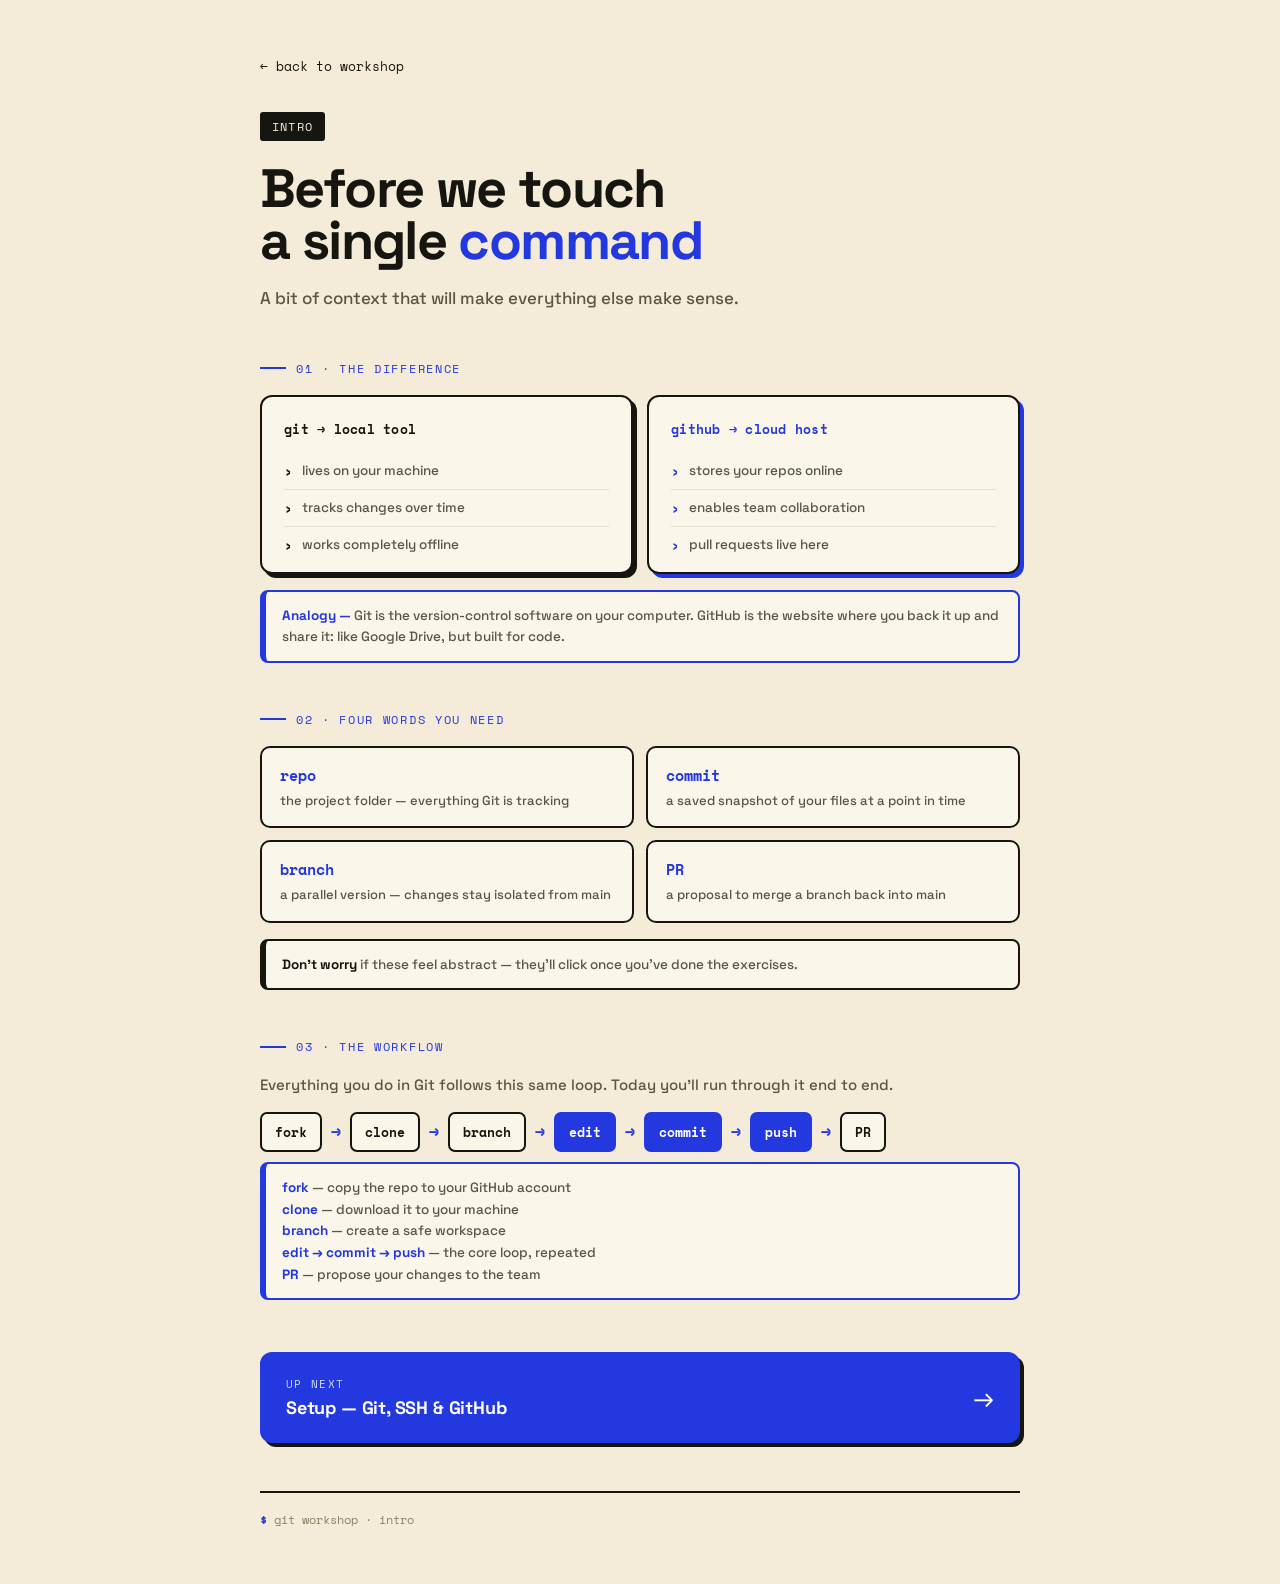
<file: intro.html>
<!DOCTYPE html>
<html lang="en">
<head>
<meta charset="utf-8">
<meta name="viewport" content="width=device-width, initial-scale=1">
<title>Intro — Git & GitHub Workshop</title>
<link rel="preconnect" href="https://fonts.googleapis.com">
<link rel="preconnect" href="https://fonts.gstatic.com" crossorigin>
<link href="https://fonts.googleapis.com/css2?family=Space+Mono:wght@400;700&family=Space+Grotesk:wght@400;500;600;700&display=swap" rel="stylesheet">
<link rel="stylesheet" href="workshop.css">
<link rel="icon" type="image/svg+xml" href="favicon.svg">
<style>
.split{display:grid;grid-template-columns:1fr 1fr;gap:14px;margin-bottom:16px}
.box{background:#FBF6EA;border:2px solid #17150F;border-radius:12px;padding:22px 22px 8px;box-shadow:4px 4px 0 #17150F}
.box.cloud{box-shadow:4px 4px 0 #2438E0}
.bt{font-family:'Space Mono',monospace;font-size:13px;font-weight:700;letter-spacing:.02em;margin-bottom:14px}
.cloud .bt{color:#2438E0}
.box ul{list-style:none;margin:0;padding:0}
.box li{font-size:13.5px;color:#5a5544;line-height:1.5;padding:8px 0;border-top:1px solid rgba(23,21,15,.1);font-weight:500;display:flex;gap:9px}
.box li:first-child{border-top:none}
.mk{font-family:'Space Mono',monospace;font-weight:700;flex-shrink:0}
.local .mk{color:#17150F}
.cloud .mk{color:#2438E0}
.terms{display:grid;grid-template-columns:1fr 1fr;gap:12px;margin-bottom:16px}
.term{background:#FBF6EA;border:2px solid #17150F;border-radius:10px;padding:16px 18px}
.tname{font-family:'Space Mono',monospace;font-size:15px;font-weight:700;color:#2438E0;margin-bottom:5px}
.tdef{font-size:13px;color:#5a5544;line-height:1.5;font-weight:500}
.flow{display:flex;flex-wrap:wrap;align-items:center;gap:9px}
.chip{font-family:'Space Mono',monospace;font-size:13px;font-weight:700;border:2px solid #17150F;border-radius:7px;padding:8px 13px;background:#FBF6EA}
.chip.key{background:#2438E0;border-color:#2438E0;color:#fff}
.farrow{color:#2438E0;font-family:'Space Mono',monospace;font-weight:700}
</style>
</head>
<body>
<div class="wrap"><div class="shell">
<a class="back" href="index.html">← back to workshop</a>
<div class="kick">intro</div>
<h1>Before we touch<br>a single <mark>command</mark></h1>
<p class="lead">A bit of context that will make everything else make sense.</p>
<div class="sec">01 · the difference</div>
<div class="split">
<div class="box local"><div class="bt">git → local tool</div><ul><li><span class="mk">›</span>lives on your machine</li><li><span class="mk">›</span>tracks changes over time</li><li><span class="mk">›</span>works completely offline</li></ul></div>
<div class="box cloud"><div class="bt">github → cloud host</div><ul><li><span class="mk">›</span>stores your repos online</li><li><span class="mk">›</span>enables team collaboration</li><li><span class="mk">›</span>pull requests live here</li></ul></div>
</div>
<div class="note ok"><strong>Analogy —</strong> Git is the version-control software on your computer. GitHub is the website where you back it up and share it: like Google Drive, but built for code.</div>
<div class="sec">02 · four words you need</div>
<div class="terms">
<div class="term"><div class="tname">repo</div><div class="tdef">the project folder — everything Git is tracking</div></div>
<div class="term"><div class="tname">commit</div><div class="tdef">a saved snapshot of your files at a point in time</div></div>
<div class="term"><div class="tname">branch</div><div class="tdef">a parallel version — changes stay isolated from main</div></div>
<div class="term"><div class="tname">PR</div><div class="tdef">a proposal to merge a branch back into main</div></div>
</div>
<div class="note"><strong>Don't worry</strong> if these feel abstract — they'll click once you've done the exercises.</div>
<div class="sec">03 · the workflow</div>
<p class="p">Everything you do in Git follows this same loop. Today you'll run through it end to end.</p>
<div class="flow"><span class="chip">fork</span><span class="farrow">→</span><span class="chip">clone</span><span class="farrow">→</span><span class="chip">branch</span><span class="farrow">→</span><span class="chip key">edit</span><span class="farrow">→</span><span class="chip key">commit</span><span class="farrow">→</span><span class="chip key">push</span><span class="farrow">→</span><span class="chip">PR</span></div>
<div class="note ok"><strong>fork</strong> — copy the repo to your GitHub account<br><strong>clone</strong> — download it to your machine<br><strong>branch</strong> — create a safe workspace<br><strong>edit → commit → push</strong> — the core loop, repeated<br><strong>PR</strong> — propose your changes to the team</div>
<a class="next" href="setup.html"><div><div class="nx-label">up next</div><h3>Setup — Git, SSH & GitHub</h3></div><span class="nx-arrow">→</span></a>
<div class="foot"><b>$</b> git workshop · intro</div>
</div></div>
</body>
</html>
</file>
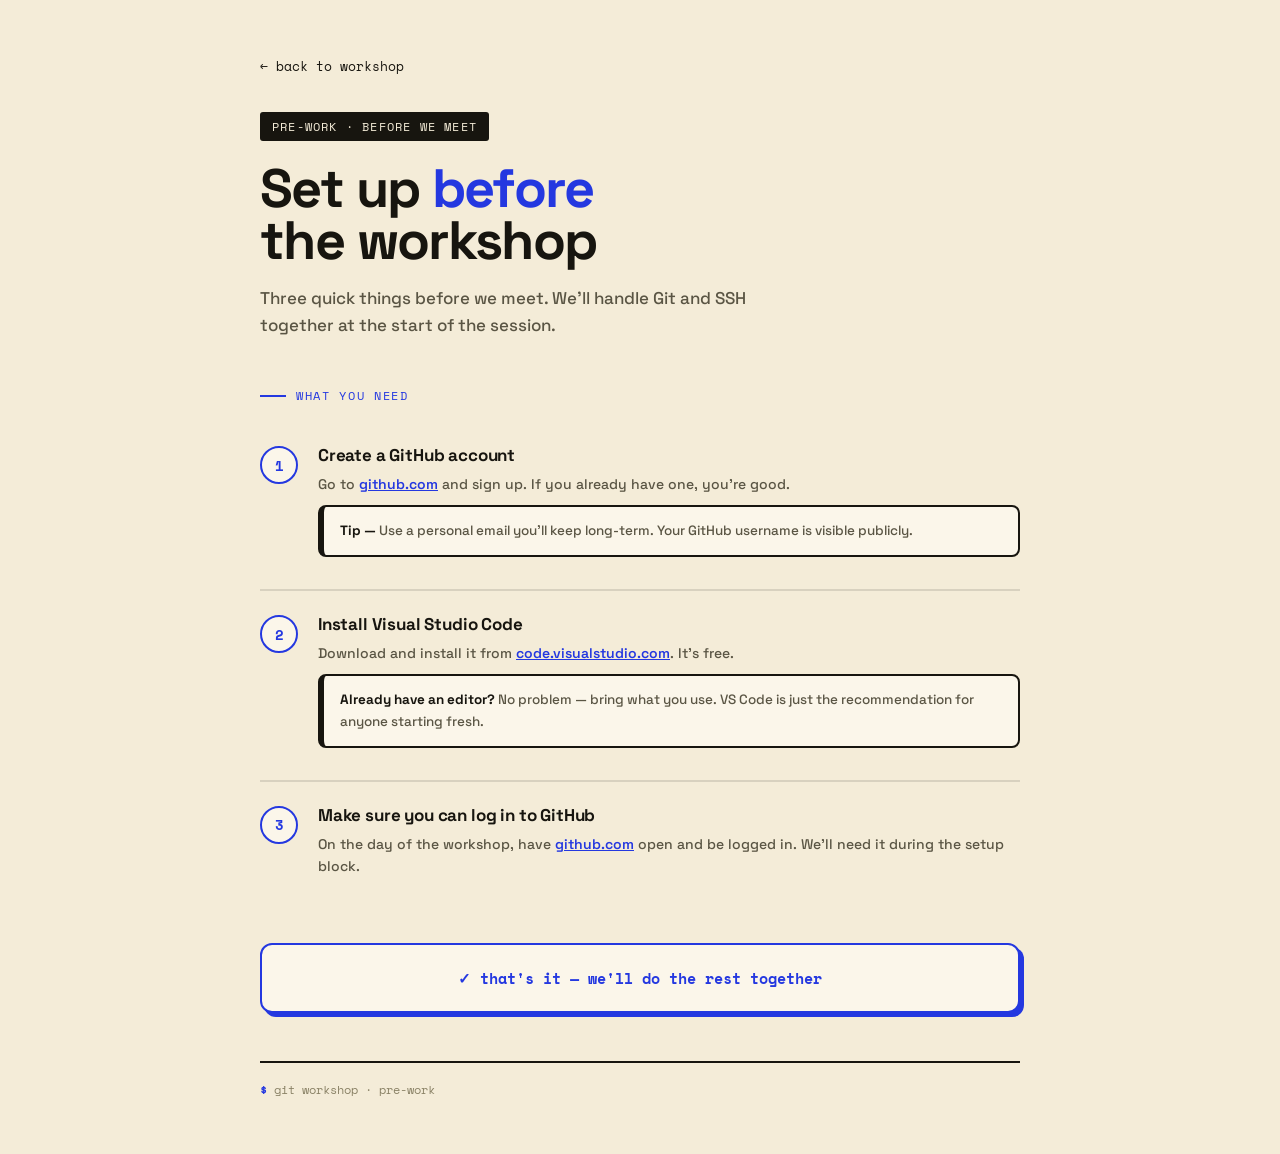
<file: prework.html>
<!DOCTYPE html>
<html lang="en">
<head>
<meta charset="utf-8">
<meta name="viewport" content="width=device-width, initial-scale=1">
<title>Pre-work — Git & GitHub Workshop</title>
<link rel="preconnect" href="https://fonts.googleapis.com">
<link rel="preconnect" href="https://fonts.gstatic.com" crossorigin>
<link href="https://fonts.googleapis.com/css2?family=Space+Mono:wght@400;700&family=Space+Grotesk:wght@400;500;600;700&display=swap" rel="stylesheet">
<link rel="stylesheet" href="workshop.css">
<link rel="icon" type="image/svg+xml" href="favicon.svg">
</head>
<body>
<div class="wrap"><div class="shell">
<a class="back" href="index.html">← back to workshop</a>
<div class="kick">pre-work · before we meet</div>
<h1>Set up <mark>before</mark><br>the workshop</h1>
<p class="lead">Three quick things before we meet. We'll handle Git and SSH together at the start of the session.</p>
<div class="sec">what you need</div>
<div class="steps">
<div class="step"><div class="step-num">1</div><div class="step-body"><h2>Create a GitHub account</h2><p>Go to <a class="link" href="https://github.com" target="_blank">github.com</a> and sign up. If you already have one, you're good.</p><div class="note"><strong>Tip —</strong> Use a personal email you'll keep long-term. Your GitHub username is visible publicly.</div></div></div>
<div class="step"><div class="step-num">2</div><div class="step-body"><h2>Install Visual Studio Code</h2><p>Download and install it from <a class="link" href="https://code.visualstudio.com" target="_blank">code.visualstudio.com</a>. It's free.</p><div class="note"><strong>Already have an editor?</strong> No problem — bring what you use. VS Code is just the recommendation for anyone starting fresh.</div></div></div>
<div class="step"><div class="step-num">3</div><div class="step-body"><h2>Make sure you can log in to GitHub</h2><p>On the day of the workshop, have <a class="link" href="https://github.com" target="_blank">github.com</a> open and be logged in. We'll need it during the setup block.</p></div></div>
</div>
<div class="done-banner">✓ that's it — we'll do the rest together</div>
<div class="foot"><b>$</b> git workshop · pre-work</div>
</div></div>
<script>
document.addEventListener('DOMContentLoaded', function() {
  document.querySelectorAll('.code').forEach(function(block) {
    if (block.querySelector('.copy-btn')) return;
    var cmd = block.innerText.trim();
    var btn = document.createElement('button');
    btn.className = 'copy-btn';
    btn.textContent = 'copy';
    btn.addEventListener('click', function() {
      navigator.clipboard && navigator.clipboard.writeText(cmd);
      btn.textContent = 'copied!';
      setTimeout(function() { btn.textContent = 'copy'; }, 1500);
    });
    block.appendChild(btn);
  });
});
</script>
</body>
</html>
</file>
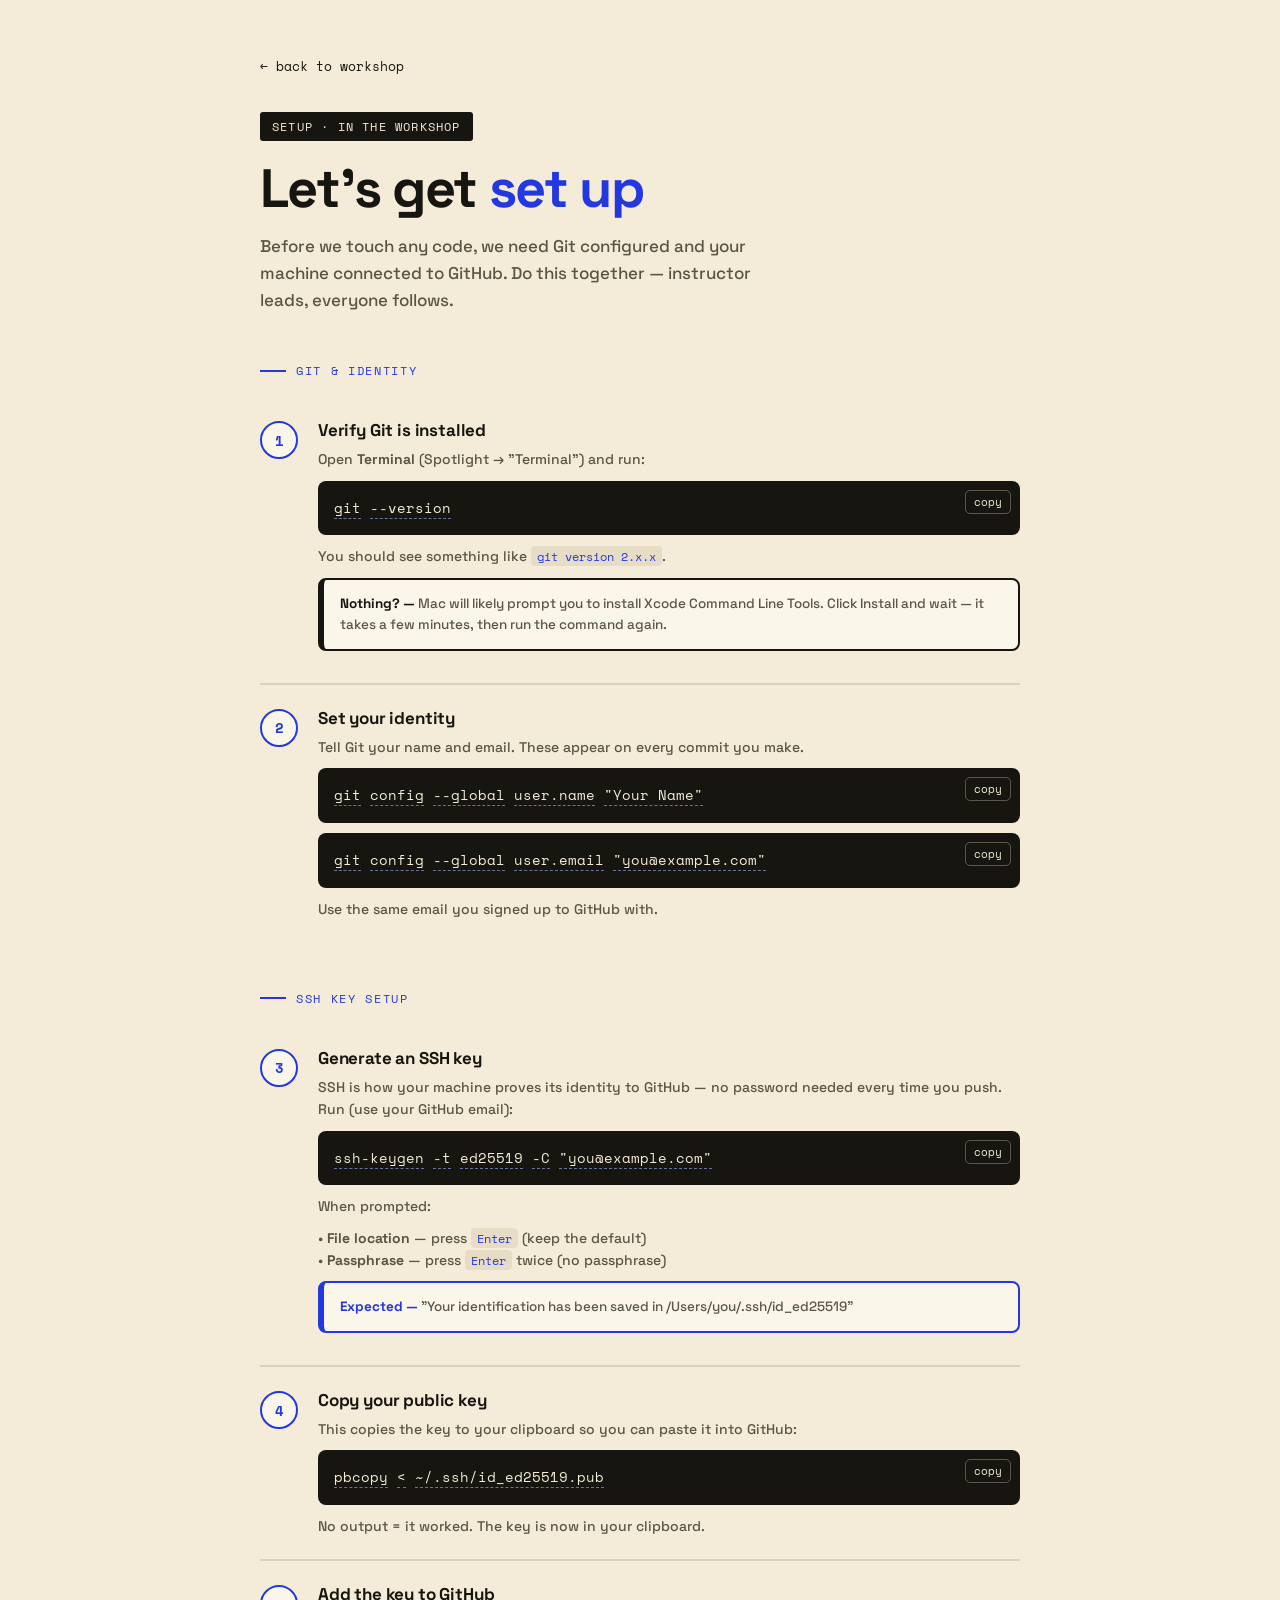
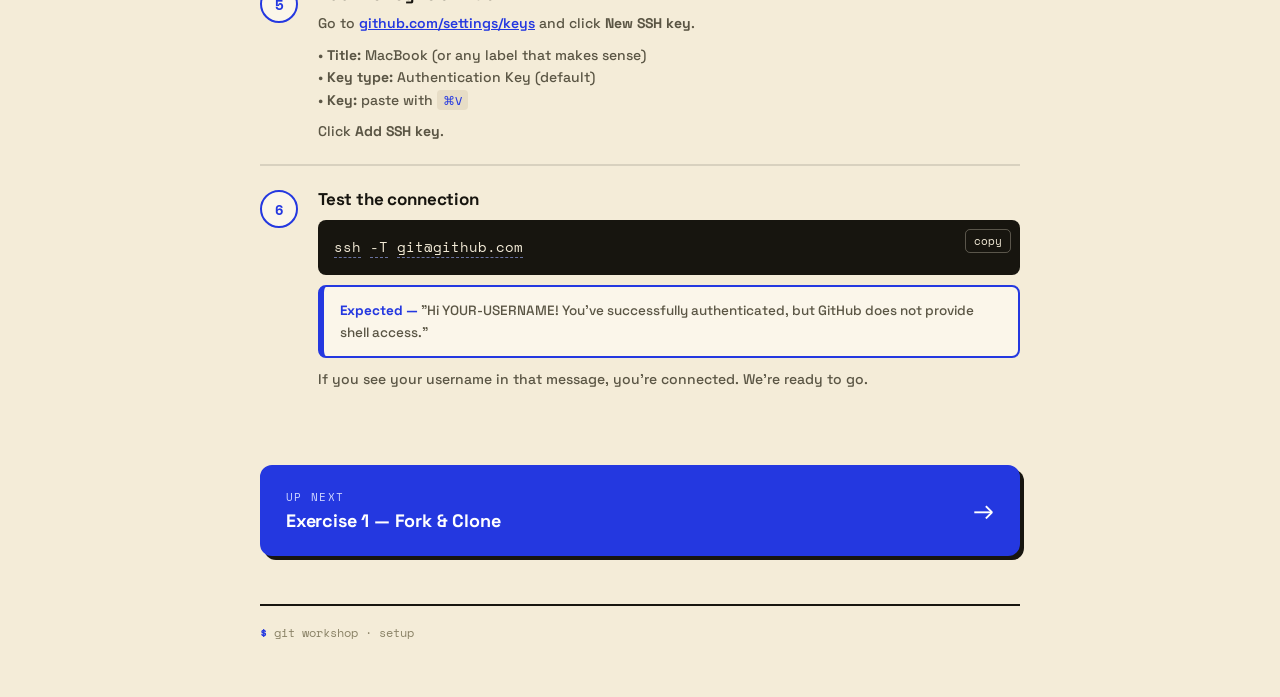
<file: setup.html>
<!DOCTYPE html>
<html lang="en">
<head>
<meta charset="utf-8">
<meta name="viewport" content="width=device-width, initial-scale=1">
<title>Setup — Git & GitHub Workshop</title>
<link rel="preconnect" href="https://fonts.googleapis.com">
<link rel="preconnect" href="https://fonts.gstatic.com" crossorigin>
<link href="https://fonts.googleapis.com/css2?family=Space+Mono:wght@400;700&family=Space+Grotesk:wght@400;500;600;700&display=swap" rel="stylesheet">
<link rel="stylesheet" href="workshop.css">
<link rel="icon" type="image/svg+xml" href="favicon.svg">
</head>
<body>
<div class="wrap"><div class="shell">
<a class="back" href="index.html">← back to workshop</a>
<div class="kick">setup · in the workshop</div>
<h1>Let's get <mark>set up</mark></h1>
<p class="lead">Before we touch any code, we need Git configured and your machine connected to GitHub. Do this together — instructor leads, everyone follows.</p>
<div class="sec">git & identity</div>
<div class="steps">
<div class="step"><div class="step-num">1</div><div class="step-body"><h2>Verify Git is installed</h2><p>Open <strong>Terminal</strong> (Spotlight → "Terminal") and run:</p><div class="code"><span class="tt" data-tip="the git program">git</span> <span class="tt" data-tip="print the installed version">--version</span></div><p>You should see something like <span class="inline">git version 2.x.x</span>.</p><div class="note"><strong>Nothing? —</strong> Mac will likely prompt you to install Xcode Command Line Tools. Click Install and wait — it takes a few minutes, then run the command again.</div></div></div>
<div class="step"><div class="step-num">2</div><div class="step-body"><h2>Set your identity</h2><p>Tell Git your name and email. These appear on every commit you make.</p><div class="code"><span class="tt" data-tip="the git program">git</span> <span class="tt" data-tip="read or write a config setting">config</span> <span class="tt" data-tip="apply this to all repos on your machine">--global</span> <span class="tt" data-tip="your display name on commits">user.name</span> <span class="tt" data-tip="replace with your actual name">"Your Name"</span></div><div class="code"><span class="tt" data-tip="the git program">git</span> <span class="tt" data-tip="read or write a config setting">config</span> <span class="tt" data-tip="apply this to all repos on your machine">--global</span> <span class="tt" data-tip="the email that appears on your commits">user.email</span> <span class="tt" data-tip="use the same email as your GitHub account">"you@example.com"</span></div><p>Use the same email you signed up to GitHub with.</p></div></div>
</div>
<div class="sec">ssh key setup</div>
<div class="steps">
<div class="step"><div class="step-num">3</div><div class="step-body"><h2>Generate an SSH key</h2><p>SSH is how your machine proves its identity to GitHub — no password needed every time you push. Run (use your GitHub email):</p><div class="code"><span class="tt" data-tip="key generation tool">ssh-keygen</span> <span class="tt" data-tip="flag: set the key type">-t</span> <span class="tt" data-tip="modern, secure key algorithm">ed25519</span> <span class="tt" data-tip="flag: attach a label to the key">-C</span> <span class="tt" data-tip="your GitHub email — used as a label">"you@example.com"</span></div><p>When prompted:</p><p>• <strong>File location</strong> — press <span class="inline">Enter</span> (keep the default)<br>• <strong>Passphrase</strong> — press <span class="inline">Enter</span> twice (no passphrase)</p><div class="note ok"><strong>Expected —</strong> "Your identification has been saved in /Users/you/.ssh/id_ed25519"</div></div></div>
<div class="step"><div class="step-num">4</div><div class="step-body"><h2>Copy your public key</h2><p>This copies the key to your clipboard so you can paste it into GitHub:</p><div class="code"><span class="tt" data-tip="copy output directly to clipboard (Mac built-in)">pbcopy</span> <span class="tt" data-tip="redirect file contents as input">&lt;</span> <span class="tt" data-tip="your public key file — safe to share, never share the one without .pub">~/.ssh/id_ed25519.pub</span></div><p>No output = it worked. The key is now in your clipboard.</p></div></div>
<div class="step"><div class="step-num">5</div><div class="step-body"><h2>Add the key to GitHub</h2><p>Go to <a class="link" href="https://github.com/settings/keys" target="_blank">github.com/settings/keys</a> and click <strong>New SSH key</strong>.</p><p>• <strong>Title:</strong> MacBook (or any label that makes sense)<br>• <strong>Key type:</strong> Authentication Key (default)<br>• <strong>Key:</strong> paste with <span class="inline">⌘V</span></p><p>Click <strong>Add SSH key</strong>.</p></div></div>
<div class="step"><div class="step-num">6</div><div class="step-body"><h2>Test the connection</h2><div class="code"><span class="tt" data-tip="secure shell — opens encrypted connections">ssh</span> <span class="tt" data-tip="flag: test the connection without opening a shell">-T</span> <span class="tt" data-tip="GitHub's SSH server">git@github.com</span></div><div class="note ok"><strong>Expected —</strong> "Hi YOUR-USERNAME! You've successfully authenticated, but GitHub does not provide shell access."</div><p>If you see your username in that message, you're connected. We're ready to go.</p></div></div>
</div>
<a class="next" href="ex1.html"><div><div class="nx-label">up next</div><h3>Exercise 1 — Fork & Clone</h3></div><span class="nx-arrow">→</span></a>
<div class="foot"><b>$</b> git workshop · setup</div>
</div></div>
<script>
document.addEventListener('DOMContentLoaded', function() {
  document.querySelectorAll('.code').forEach(function(block) {
    if (block.querySelector('.copy-btn')) return;
    var cmd = block.innerText.trim();
    var btn = document.createElement('button');
    btn.className = 'copy-btn';
    btn.textContent = 'copy';
    btn.addEventListener('click', function() {
      navigator.clipboard && navigator.clipboard.writeText(cmd);
      btn.textContent = 'copied!';
      setTimeout(function() { btn.textContent = 'copy'; }, 1500);
    });
    block.appendChild(btn);
  });
});
</script>
</body>
</html>
</file>
<file: workshop.css>
@import url('https://fonts.googleapis.com/css2?family=Space+Mono:wght@400;700&family=Space+Grotesk:wght@400;500;600;700&display=swap');

:root{
  --cream:#F4ECD8;
  --card:#FBF6EA;
  --ink:#17150F;
  --cobalt:#2438E0;
  --cobalt-soft:#cfd6ff;
  --muted:#5a5544;
  --line:#17150F;
}
body{margin:0}
.wrap{min-height:100vh;background:var(--cream);color:var(--ink);font-family:'Space Grotesk',sans-serif;padding:56px 24px}
.shell{max-width:760px;margin:0 auto}

/* back link */
.back{display:flex;width:fit-content;align-items:center;gap:7px;font-family:'Space Mono',monospace;font-size:13px;color:var(--ink);text-decoration:none;margin-bottom:34px;border-bottom:2px solid transparent;transition:border-color .14s,color .14s}
.back:hover{color:var(--cobalt);border-color:var(--cobalt)}

/* header bits */
.kick{display:inline-block;background:var(--ink);color:var(--cream);font-family:'Space Mono',monospace;font-size:12px;letter-spacing:.1em;text-transform:uppercase;padding:6px 12px;border-radius:3px}
.badge{display:inline-block;font-family:'Space Mono',monospace;font-size:12px;color:var(--cobalt);border:2px solid var(--cobalt);border-radius:30px;padding:4px 12px}
h1{font-size:54px;font-weight:700;line-height:.96;letter-spacing:-.03em;margin:22px 0 0}
h1 mark{background:none;color:var(--cobalt)}
.lead{font-size:17px;line-height:1.6;color:var(--muted);max-width:520px;margin-top:18px;font-weight:500}

/* section label */
.sec{font-family:'Space Mono',monospace;font-size:12px;letter-spacing:.14em;text-transform:uppercase;color:var(--cobalt);margin:48px 0 18px;display:flex;gap:10px;align-items:center}
.sec::before{content:"";width:26px;height:2px;background:var(--cobalt);display:inline-block}

/* generic prose */
.p{font-size:15px;line-height:1.65;color:var(--muted);font-weight:500;margin:0 0 14px}

/* index cards */
.cards{display:grid;grid-template-columns:1fr 1fr;gap:14px}
.card{background:var(--card);border:2px solid var(--ink);border-radius:12px;padding:24px 24px 26px;text-decoration:none;color:inherit;box-shadow:4px 4px 0 var(--ink);transition:transform .14s,box-shadow .14s}
.card:hover{transform:translate(-3px,-3px);box-shadow:8px 8px 0 var(--cobalt)}
.num{font-family:'Space Mono',monospace;font-size:32px;font-weight:700;color:var(--cobalt);line-height:1;margin-bottom:14px}
.card h2{font-size:19px;font-weight:700;margin:0 0 6px;letter-spacing:-.01em}
.card p{font-size:13.5px;line-height:1.5;color:var(--muted);margin:0;font-weight:500}
.wide{grid-column:1 / -1;background:var(--cobalt);border-color:var(--cobalt);color:#fff;box-shadow:4px 4px 0 var(--ink);display:flex;align-items:center;gap:24px}
.wide:hover{box-shadow:8px 8px 0 var(--ink)}
.wide .num,.wide p{color:var(--cobalt-soft)}
.wide .wide-body{flex:1}

/* steps */
.steps{display:flex;flex-direction:column}
.step{display:flex;gap:20px;padding:22px 0;border-top:2px solid rgba(23,21,15,.12)}
.step:first-child{border-top:none}
.step-num{flex-shrink:0;width:34px;height:34px;border-radius:50%;background:var(--card);border:2px solid var(--cobalt);font-family:'Space Mono',monospace;font-size:14px;font-weight:700;color:var(--cobalt);display:flex;align-items:center;justify-content:center;margin-top:2px}
.step-body{flex:1;min-width:0}
.step-body h2{font-size:17px;font-weight:700;color:var(--ink);margin:0 0 7px;letter-spacing:-.01em}
.step-body p{font-size:14px;color:var(--muted);line-height:1.6;margin:0 0 9px;font-weight:500}
.step-body p:last-child{margin-bottom:0}

/* code blocks */
.code{position:relative;display:block;background:var(--ink);color:var(--cream);font-family:'Space Mono',monospace;font-size:14px;border-radius:8px;padding:14px 50px 14px 16px;margin:10px 0;line-height:1.9;white-space:pre-wrap;word-break:break-word}
.code .tk{color:#9fb0ff}
.inline{font-family:'Space Mono',monospace;font-size:.88em;background:#e7ddc6;color:var(--cobalt);border-radius:4px;padding:1px 6px}
.copy-btn{position:absolute;top:9px;right:9px;background:transparent;border:1px solid rgba(244,236,216,.3);border-radius:5px;color:var(--cream);font-size:11px;font-family:'Space Mono',monospace;padding:3px 8px;cursor:pointer;transition:border-color .14s,color .14s}
.copy-btn:hover{border-color:var(--cobalt-soft);color:var(--cobalt-soft)}

/* tooltips */
.tt{position:relative;cursor:help;border-bottom:1px dashed rgba(159,176,255,.6)}
.tt:hover{color:#fff}
.tt::after{content:attr(data-tip);position:absolute;bottom:calc(100% + 8px);left:50%;transform:translateX(-50%);background:var(--cream);color:var(--ink);border:2px solid var(--cobalt);border-radius:6px;padding:5px 10px;font-size:12px;font-family:'Space Grotesk',sans-serif;font-weight:600;white-space:nowrap;pointer-events:none;opacity:0;transition:opacity .14s;z-index:50}
.tt:hover::after{opacity:1}

/* note / callout */
.note{background:var(--card);border:2px solid var(--ink);border-left-width:6px;border-radius:8px;padding:13px 16px;font-size:13.5px;color:var(--muted);line-height:1.6;margin:10px 0;font-weight:500}
.note strong{color:var(--ink)}
.note.ok{border-color:var(--cobalt)}
.note.ok strong{color:var(--cobalt)}

/* links */
a.link{color:var(--cobalt);font-weight:600}

/* up-next CTA */
.next{display:flex;align-items:center;justify-content:space-between;gap:18px;background:var(--cobalt);border:2px solid var(--cobalt);border-radius:12px;padding:22px 24px;text-decoration:none;color:#fff;box-shadow:4px 4px 0 var(--ink);margin-top:52px;transition:transform .14s,box-shadow .14s}
.next:hover{transform:translate(-3px,-3px);box-shadow:8px 8px 0 var(--ink)}
.next .nx-label{font-family:'Space Mono',monospace;font-size:11px;letter-spacing:.12em;text-transform:uppercase;color:var(--cobalt-soft);margin-bottom:4px}
.next h3{font-size:18px;font-weight:700;margin:0;letter-spacing:-.01em}
.next .nx-arrow{font-size:26px}

/* footer */
.foot{font-family:'Space Mono',monospace;font-size:12px;color:#8a8266;margin-top:48px;padding-top:18px;border-top:2px solid var(--ink)}
.foot b{color:var(--cobalt);font-weight:700}

.divider{border:none;border-top:2px solid rgba(23,21,15,.12);margin:36px 0}

.done-banner{background:var(--card);border:2px solid var(--cobalt);border-radius:12px;box-shadow:4px 4px 0 var(--cobalt);padding:22px 24px;font-family:'Space Mono',monospace;font-size:15px;color:var(--cobalt);text-align:center;margin-top:44px;font-weight:700}
</file>
